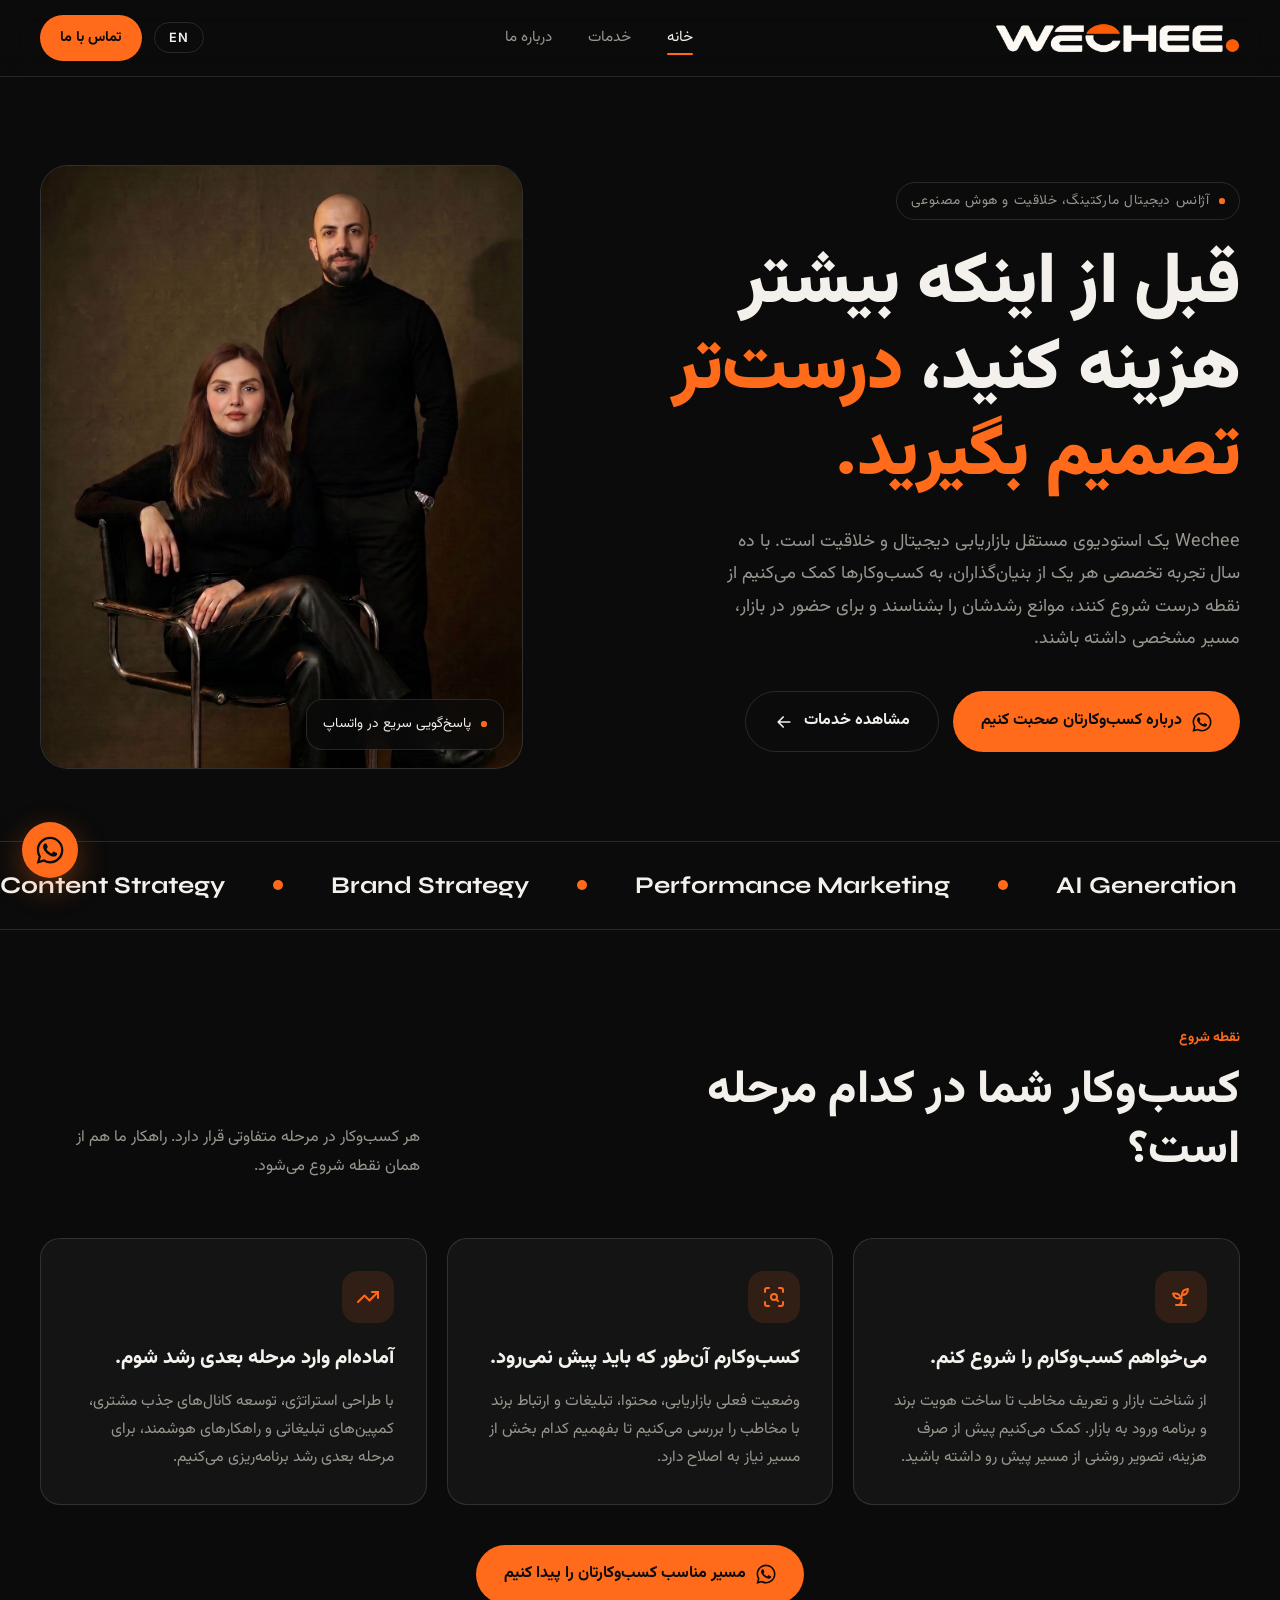
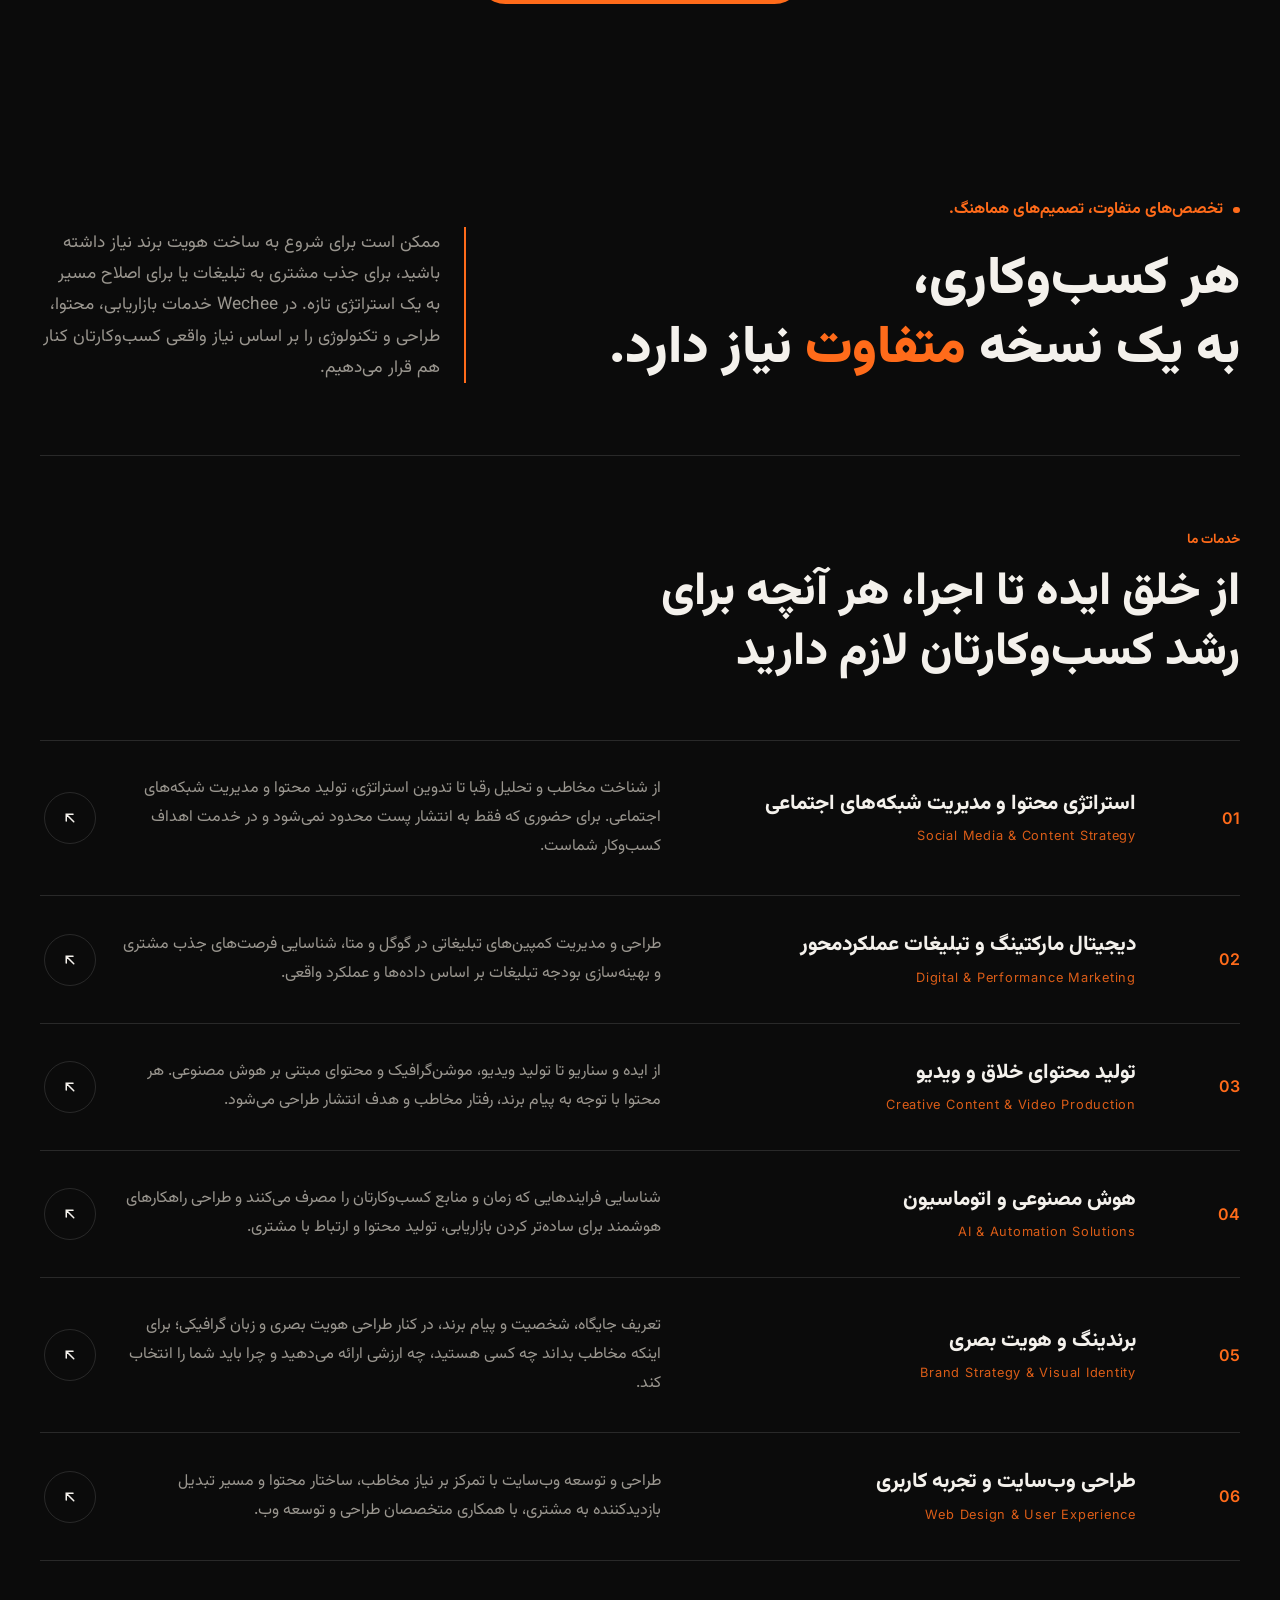
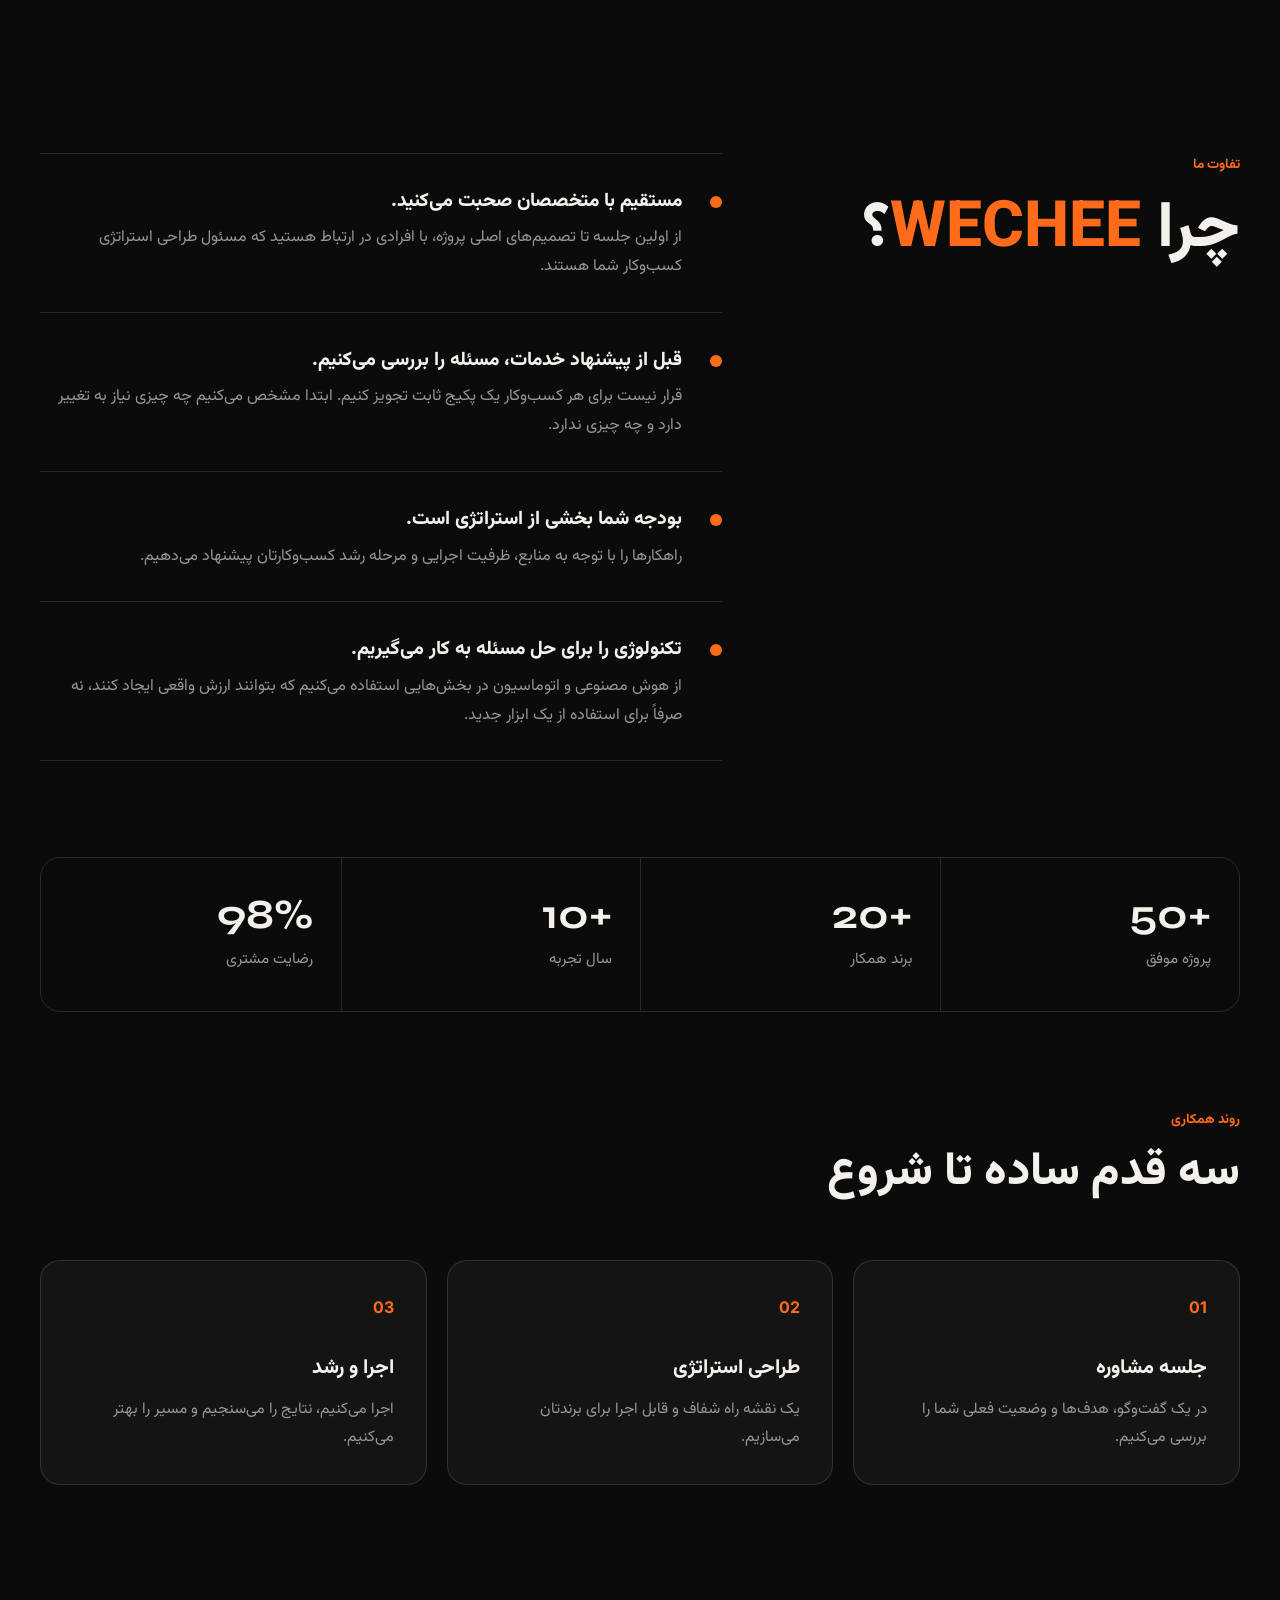
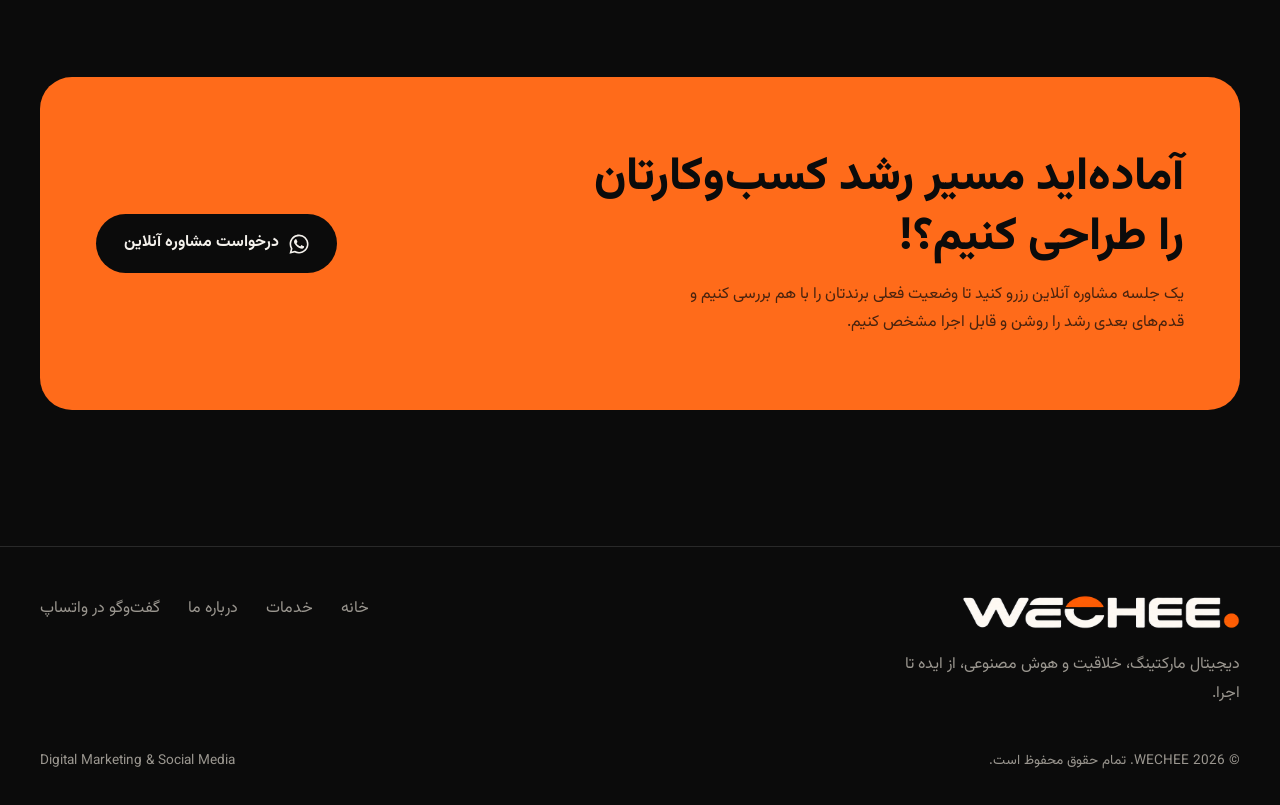
<file: index.html>
<!DOCTYPE html>
<html lang="fa" dir="rtl">
<head>
<meta charset="UTF-8">
<meta name="viewport" content="width=device-width, initial-scale=1">
<title data-i18n="home.title">WECHEE</title>
<meta name="description" content="WECHEE — دیجیتال مارکتینگ و سوشال مدیا | Digital marketing & social media">
<meta name="theme-color" content="#0B0B0B">
<link rel="icon" href="assets/favicon.png" type="image/png">
<link rel="preconnect" href="https://fonts.googleapis.com">
<link rel="preconnect" href="https://fonts.gstatic.com" crossorigin>
<link href="https://fonts.googleapis.com/css2?family=Inter:wght@400;500;600;700&family=Syne:wght@600;700;800&family=Vazirmatn:wght@400;500;700;800;900&display=swap" rel="stylesheet">
<link rel="stylesheet" href="css/style.css">
</head>
<body>
<header class="header">
  <nav class="container nav">
    <a href="index.html" class="logo"><img src="assets/logo.png" alt="WECHEE" width="788" height="96"></a>
    <ul class="menu">
      <li><a href="index.html" class="active" data-i18n="nav.home">خانه</a></li>
      <li><a href="services.html" data-i18n="nav.services">خدمات</a></li>
      <li><a href="about.html" data-i18n="nav.about">درباره ما</a></li>
    </ul>
    <div class="nav-actions">
      <button class="lang-btn" type="button" aria-label="Switch language">EN</button>
      <a class="btn btn-primary" data-wa href="#"><span data-i18n="nav.contact">تماس با ما</span></a>
      <button class="burger" type="button" aria-label="Menu"><span></span><span></span></button>
    </div>
  </nav>
</header>

<main>
<section class="hero">
  <div class="container hero-grid">
    <div class="reveal">
      <span class="eyebrow"><span class="dot"></span><span data-i18n="home.eyebrow"></span></span>
      <h1 data-i18n="home.h1"></h1>
      <p class="lead" data-i18n="home.lead"></p>
      <div class="hero-ctas">
        <a class="btn btn-primary" data-wa href="#"><svg viewBox="0 0 24 24" fill="currentColor" aria-hidden="true"><path d="M17.47 14.38c-.3-.15-1.75-.86-2.02-.96-.27-.1-.47-.15-.67.15-.2.3-.77.96-.94 1.16-.17.2-.35.22-.64.07-.3-.15-1.25-.46-2.38-1.47-.88-.79-1.47-1.76-1.65-2.06-.17-.3-.02-.46.13-.6.13-.13.3-.35.45-.52.15-.17.2-.3.3-.5.1-.2.05-.37-.03-.52-.07-.15-.67-1.6-.92-2.2-.24-.58-.49-.5-.67-.5h-.57c-.2 0-.52.07-.8.37-.27.3-1.04 1.02-1.04 2.48 0 1.46 1.07 2.88 1.21 3.08.15.2 2.1 3.2 5.08 4.49.71.3 1.26.49 1.7.63.71.22 1.36.19 1.87.12.57-.09 1.75-.72 2-1.41.25-.7.25-1.29.17-1.41-.07-.13-.27-.2-.57-.35M12.05 21.5h-.01a9.4 9.4 0 0 1-4.8-1.31l-.34-.2-3.57.93.95-3.48-.22-.36a9.43 9.43 0 0 1-1.44-5.03c0-5.2 4.24-9.44 9.45-9.44 2.52 0 4.89.99 6.67 2.77a9.37 9.37 0 0 1 2.76 6.68c0 5.2-4.24 9.44-9.45 9.44m8.04-17.48A11.3 11.3 0 0 0 12.05.7C5.78.7.68 5.8.68 12.06c0 2 .52 3.96 1.52 5.68L.58 23.7l6.1-1.6a11.33 11.33 0 0 0 5.37 1.37h.01c6.26 0 11.36-5.1 11.37-11.36 0-3.04-1.18-5.89-3.33-8.04"/></svg><span data-i18n="home.cta">درباره کسب‌وکارتان صحبت کنیم</span></a>
        <a class="btn btn-ghost" href="services.html"><span data-i18n="home.secondary"></span><svg class="arrow" viewBox="0 0 24 24" fill="none" stroke="currentColor" stroke-width="2" stroke-linecap="round" stroke-linejoin="round" aria-hidden="true"><path d="M5 12h14M13 6l6 6-6 6"/></svg></a>
      </div>
    </div>
    <div class="reveal">
      <div class="hero-photo">
        <div class="photo-placeholder"><span class="dot"></span><span data-i18n="photo.ph">عکس شما اینجا قرار می‌گیرد</span></div>
        <img src="assets/photo.jpg" alt="WECHEE" onerror="this.remove()" style="position:relative;z-index:1">
        <div class="hero-badge"><span class="dot"></span><span data-i18n="home.badge"></span></div>
      </div>
    </div>
  </div>
</section>

<div class="marquee" aria-hidden="true">
  <div class="marquee-track">
    <span>Content Strategy</span><span>Brand Strategy</span><span>Performance Marketing</span><span>AI Generation</span><span>Video &amp; Media Production</span><span>Social Media Growth</span><span>Conversion Optimization</span><span>Social Media Marketing</span>
    <span>Content Strategy</span><span>Brand Strategy</span><span>Performance Marketing</span><span>AI Generation</span><span>Video &amp; Media Production</span><span>Social Media Growth</span><span>Conversion Optimization</span><span>Social Media Marketing</span>
  </div>
</div>

<section class="stages">
  <div class="container">
    <div class="section-head reveal">
      <div><span class="section-label" data-i18n="stages.label"></span><h2 data-i18n="stages.title"></h2></div>
      <p data-i18n="stages.text"></p>
    </div>
    <div class="stage-grid">
      <div class="stage reveal">
        <span class="stage-icon"><svg viewBox="0 0 24 24" width="24" height="24" fill="none" stroke="currentColor" stroke-width="2" stroke-linecap="round" stroke-linejoin="round" aria-hidden="true"><path d="M7 20h10"/><path d="M10 20c5.5-2.5.8-6.4 3-10"/><path d="M9.5 9.4c1.1.8 1.8 2.2 2.3 3.7-2 .4-3.5.4-4.8-.3-1.2-.6-2.3-1.9-3-4.2 2.8-.5 4.4 0 5.5.8z"/><path d="M14.1 6a7 7 0 0 0-1.1 4c1.9-.1 3.3-.6 4.3-1.4 1-1 1.6-2.3 1.7-4.6-2.7.1-4 1-4.9 2z"/></svg></span>
        <h3 data-i18n="stage1.t"></h3>
        <p data-i18n="stage1.d"></p>
      </div>
      <div class="stage reveal">
        <span class="stage-icon"><svg viewBox="0 0 24 24" width="24" height="24" fill="none" stroke="currentColor" stroke-width="2" stroke-linecap="round" stroke-linejoin="round" aria-hidden="true"><path d="M3 7V5a2 2 0 0 1 2-2h2"/><path d="M17 3h2a2 2 0 0 1 2 2v2"/><path d="M21 17v2a2 2 0 0 1-2 2h-2"/><path d="M7 21H5a2 2 0 0 1-2-2v-2"/><circle cx="12" cy="12" r="3"/><path d="m16 16-1.9-1.9"/></svg></span>
        <h3 data-i18n="stage2.t"></h3>
        <p data-i18n="stage2.d"></p>
      </div>
      <div class="stage reveal">
        <span class="stage-icon"><svg viewBox="0 0 24 24" width="24" height="24" fill="none" stroke="currentColor" stroke-width="2" stroke-linecap="round" stroke-linejoin="round" aria-hidden="true"><polyline points="22 7 13.5 15.5 8.5 10.5 2 17"/><polyline points="16 7 22 7 22 13"/></svg></span>
        <h3 data-i18n="stage3.t"></h3>
        <p data-i18n="stage3.d"></p>
      </div>
    </div>
    <div class="stage-cta reveal">
      <a class="btn btn-primary" data-wa href="#"><svg viewBox="0 0 24 24" fill="currentColor" aria-hidden="true"><path d="M17.47 14.38c-.3-.15-1.75-.86-2.02-.96-.27-.1-.47-.15-.67.15-.2.3-.77.96-.94 1.16-.17.2-.35.22-.64.07-.3-.15-1.25-.46-2.38-1.47-.88-.79-1.47-1.76-1.65-2.06-.17-.3-.02-.46.13-.6.13-.13.3-.35.45-.52.15-.17.2-.3.3-.5.1-.2.05-.37-.03-.52-.07-.15-.67-1.6-.92-2.2-.24-.58-.49-.5-.67-.5h-.57c-.2 0-.52.07-.8.37-.27.3-1.04 1.02-1.04 2.48 0 1.46 1.07 2.88 1.21 3.08.15.2 2.1 3.2 5.08 4.49.71.3 1.26.49 1.7.63.71.22 1.36.19 1.87.12.57-.09 1.75-.72 2-1.41.25-.7.25-1.29.17-1.41-.07-.13-.27-.2-.57-.35M12.05 21.5h-.01a9.4 9.4 0 0 1-4.8-1.31l-.34-.2-3.57.93.95-3.48-.22-.36a9.43 9.43 0 0 1-1.44-5.03c0-5.2 4.24-9.44 9.45-9.44 2.52 0 4.89.99 6.67 2.77a9.37 9.37 0 0 1 2.76 6.68c0 5.2-4.24 9.44-9.45 9.44m8.04-17.48A11.3 11.3 0 0 0 12.05.7C5.78.7.68 5.8.68 12.06c0 2 .52 3.96 1.52 5.68L.58 23.7l6.1-1.6a11.33 11.33 0 0 0 5.37 1.37h.01c6.26 0 11.36-5.1 11.37-11.36 0-3.04-1.18-5.89-3.33-8.04"/></svg><span data-i18n="stages.cta"></span></a>
    </div>
  </div>
</section>

<section>
  <div class="container">
    <div class="statement reveal">
      <div>
        <span class="kicker"><span class="dot"></span><span data-i18n="stmt.kicker"></span></span>
        <h2 class="big" data-i18n="stmt.title"></h2>
      </div>
      <p data-i18n="stmt.text"></p>
    </div>
    <div class="section-head reveal">
      <div><span class="section-label" data-i18n="home.svc.label"></span><h2 data-i18n="home.svc.title"></h2></div>
    </div>
    <div class="svc-list reveal">
      <div class="svc-row">
        <span class="svc-num">01</span>
        <div><h3 data-i18n="svc1.t"></h3><span class="svc-sub" data-i18n="svc1.sub"></span></div>
        <p data-i18n="svc1.d"></p>
        <span class="svc-icon"><svg viewBox="0 0 24 24" width="18" height="18" fill="none" stroke="currentColor" stroke-width="2" stroke-linecap="round" aria-hidden="true"><path d="M7 17 17 7M8 7h9v9"/></svg></span>
      </div>
      <div class="svc-row">
        <span class="svc-num">02</span>
        <div><h3 data-i18n="svc2.t"></h3><span class="svc-sub" data-i18n="svc2.sub"></span></div>
        <p data-i18n="svc2.d"></p>
        <span class="svc-icon"><svg viewBox="0 0 24 24" width="18" height="18" fill="none" stroke="currentColor" stroke-width="2" stroke-linecap="round" aria-hidden="true"><path d="M7 17 17 7M8 7h9v9"/></svg></span>
      </div>
      <div class="svc-row">
        <span class="svc-num">03</span>
        <div><h3 data-i18n="svc3.t"></h3><span class="svc-sub" data-i18n="svc3.sub"></span></div>
        <p data-i18n="svc3.d"></p>
        <span class="svc-icon"><svg viewBox="0 0 24 24" width="18" height="18" fill="none" stroke="currentColor" stroke-width="2" stroke-linecap="round" aria-hidden="true"><path d="M7 17 17 7M8 7h9v9"/></svg></span>
      </div>
      <div class="svc-row">
        <span class="svc-num">04</span>
        <div><h3 data-i18n="svc4.t"></h3><span class="svc-sub" data-i18n="svc4.sub"></span></div>
        <p data-i18n="svc4.d"></p>
        <span class="svc-icon"><svg viewBox="0 0 24 24" width="18" height="18" fill="none" stroke="currentColor" stroke-width="2" stroke-linecap="round" aria-hidden="true"><path d="M7 17 17 7M8 7h9v9"/></svg></span>
      </div>
      <div class="svc-row">
        <span class="svc-num">05</span>
        <div><h3 data-i18n="svc5.t"></h3><span class="svc-sub" data-i18n="svc5.sub"></span></div>
        <p data-i18n="svc5.d"></p>
        <span class="svc-icon"><svg viewBox="0 0 24 24" width="18" height="18" fill="none" stroke="currentColor" stroke-width="2" stroke-linecap="round" aria-hidden="true"><path d="M7 17 17 7M8 7h9v9"/></svg></span>
      </div>
      <div class="svc-row">
        <span class="svc-num">06</span>
        <div><h3 data-i18n="svc6.t"></h3><span class="svc-sub" data-i18n="svc6.sub"></span></div>
        <p data-i18n="svc6.d"></p>
        <span class="svc-icon"><svg viewBox="0 0 24 24" width="18" height="18" fill="none" stroke="currentColor" stroke-width="2" stroke-linecap="round" aria-hidden="true"><path d="M7 17 17 7M8 7h9v9"/></svg></span>
      </div>
    </div>
  </div>
</section>

<section class="why-sec">
  <div class="container why">
    <div class="why-head reveal">
      <span class="section-label" data-i18n="why.label"></span>
      <h2 data-i18n="why.title"></h2>
    </div>
    <div class="why-list reveal">
        <div class="why-item"><span class="dot"></span><div><h3 data-i18n="why1.t"></h3><p data-i18n="why1.d"></p></div></div>
        <div class="why-item"><span class="dot"></span><div><h3 data-i18n="why2.t"></h3><p data-i18n="why2.d"></p></div></div>
        <div class="why-item"><span class="dot"></span><div><h3 data-i18n="why3.t"></h3><p data-i18n="why3.d"></p></div></div>
        <div class="why-item"><span class="dot"></span><div><h3 data-i18n="why4.t"></h3><p data-i18n="why4.d"></p></div></div>
    </div>
  </div>
</section>

<section style="padding-top:0">
  <div class="container">
    <div class="stats reveal">
      <div class="stat"><b data-count="50" data-suffix="+">50+</b><span data-i18n="stat1"></span></div>
      <div class="stat"><b data-count="20" data-suffix="+">20+</b><span data-i18n="stat2"></span></div>
      <div class="stat"><b data-count="10" data-suffix="+">10+</b><span data-i18n="stat3"></span></div>
      <div class="stat"><b data-count="98" data-suffix="%">98%</b><span data-i18n="stat4"></span></div>
    </div>
  </div>
</section>

<section style="padding-top:0">
  <div class="container">
    <div class="section-head reveal">
      <div><span class="section-label" data-i18n="home.proc.label"></span><h2 data-i18n="home.proc.title"></h2></div>
    </div>
    <div class="cards">
      <div class="card reveal"><span class="num">01</span><h3 data-i18n="proc1.t"></h3><p data-i18n="proc1.d"></p></div>
      <div class="card reveal"><span class="num">02</span><h3 data-i18n="proc2.t"></h3><p data-i18n="proc2.d"></p></div>
      <div class="card reveal"><span class="num">03</span><h3 data-i18n="proc3.t"></h3><p data-i18n="proc3.d"></p></div>
    </div>
  </div>
</section>
<section>
  <div class="container">
    <div class="cta-band reveal">
      <div>
        <h2 data-i18n="cta.band.title">آماده‌اید برندتان دیده شود؟</h2>
        <p data-i18n="cta.band.text"></p>
      </div>
      <a class="btn" data-wa href="#"><svg viewBox="0 0 24 24" fill="currentColor" aria-hidden="true"><path d="M17.47 14.38c-.3-.15-1.75-.86-2.02-.96-.27-.1-.47-.15-.67.15-.2.3-.77.96-.94 1.16-.17.2-.35.22-.64.07-.3-.15-1.25-.46-2.38-1.47-.88-.79-1.47-1.76-1.65-2.06-.17-.3-.02-.46.13-.6.13-.13.3-.35.45-.52.15-.17.2-.3.3-.5.1-.2.05-.37-.03-.52-.07-.15-.67-1.6-.92-2.2-.24-.58-.49-.5-.67-.5h-.57c-.2 0-.52.07-.8.37-.27.3-1.04 1.02-1.04 2.48 0 1.46 1.07 2.88 1.21 3.08.15.2 2.1 3.2 5.08 4.49.71.3 1.26.49 1.7.63.71.22 1.36.19 1.87.12.57-.09 1.75-.72 2-1.41.25-.7.25-1.29.17-1.41-.07-.13-.27-.2-.57-.35M12.05 21.5h-.01a9.4 9.4 0 0 1-4.8-1.31l-.34-.2-3.57.93.95-3.48-.22-.36a9.43 9.43 0 0 1-1.44-5.03c0-5.2 4.24-9.44 9.45-9.44 2.52 0 4.89.99 6.67 2.77a9.37 9.37 0 0 1 2.76 6.68c0 5.2-4.24 9.44-9.45 9.44m8.04-17.48A11.3 11.3 0 0 0 12.05.7C5.78.7.68 5.8.68 12.06c0 2 .52 3.96 1.52 5.68L.58 23.7l6.1-1.6a11.33 11.33 0 0 0 5.37 1.37h.01c6.26 0 11.36-5.1 11.37-11.36 0-3.04-1.18-5.89-3.33-8.04"/></svg><span data-i18n="cta.band.btn">درخواست مشاوره آنلاین</span></a>
    </div>
  </div>
</section>
</main>
<footer class="footer">
  <div class="container">
    <div class="footer-top">
      <div>
        <a href="index.html" class="logo"><img src="assets/logo.png" alt="WECHEE" width="788" height="96"></a>
        <p style="color:var(--muted);margin-top:10px;max-width:340px" data-i18n="footer.tag"></p>
      </div>
      <ul class="footer-links">
        <li><a href="index.html" data-i18n="nav.home">خانه</a></li>
        <li><a href="services.html" data-i18n="nav.services">خدمات</a></li>
        <li><a href="about.html" data-i18n="nav.about">درباره ما</a></li>
        <li><a data-wa href="#" data-i18n="cta.whatsapp">واتساپ</a></li>
      </ul>
    </div>
    <div class="footer-bottom">
      <span>© <span data-year></span> WECHEE. <span data-i18n="footer.rights"></span></span>
      <span>Digital Marketing &amp; Social Media</span>
    </div>
  </div>
</footer>
<a class="wa-float" data-wa href="#" aria-label="WhatsApp"><svg viewBox="0 0 24 24" fill="currentColor" aria-hidden="true"><path d="M17.47 14.38c-.3-.15-1.75-.86-2.02-.96-.27-.1-.47-.15-.67.15-.2.3-.77.96-.94 1.16-.17.2-.35.22-.64.07-.3-.15-1.25-.46-2.38-1.47-.88-.79-1.47-1.76-1.65-2.06-.17-.3-.02-.46.13-.6.13-.13.3-.35.45-.52.15-.17.2-.3.3-.5.1-.2.05-.37-.03-.52-.07-.15-.67-1.6-.92-2.2-.24-.58-.49-.5-.67-.5h-.57c-.2 0-.52.07-.8.37-.27.3-1.04 1.02-1.04 2.48 0 1.46 1.07 2.88 1.21 3.08.15.2 2.1 3.2 5.08 4.49.71.3 1.26.49 1.7.63.71.22 1.36.19 1.87.12.57-.09 1.75-.72 2-1.41.25-.7.25-1.29.17-1.41-.07-.13-.27-.2-.57-.35M12.05 21.5h-.01a9.4 9.4 0 0 1-4.8-1.31l-.34-.2-3.57.93.95-3.48-.22-.36a9.43 9.43 0 0 1-1.44-5.03c0-5.2 4.24-9.44 9.45-9.44 2.52 0 4.89.99 6.67 2.77a9.37 9.37 0 0 1 2.76 6.68c0 5.2-4.24 9.44-9.45 9.44m8.04-17.48A11.3 11.3 0 0 0 12.05.7C5.78.7.68 5.8.68 12.06c0 2 .52 3.96 1.52 5.68L.58 23.7l6.1-1.6a11.33 11.33 0 0 0 5.37 1.37h.01c6.26 0 11.36-5.1 11.37-11.36 0-3.04-1.18-5.89-3.33-8.04"/></svg></a>
<script src="js/i18n.js"></script>
<script src="js/main.js"></script>
</body>
</html>
</file>
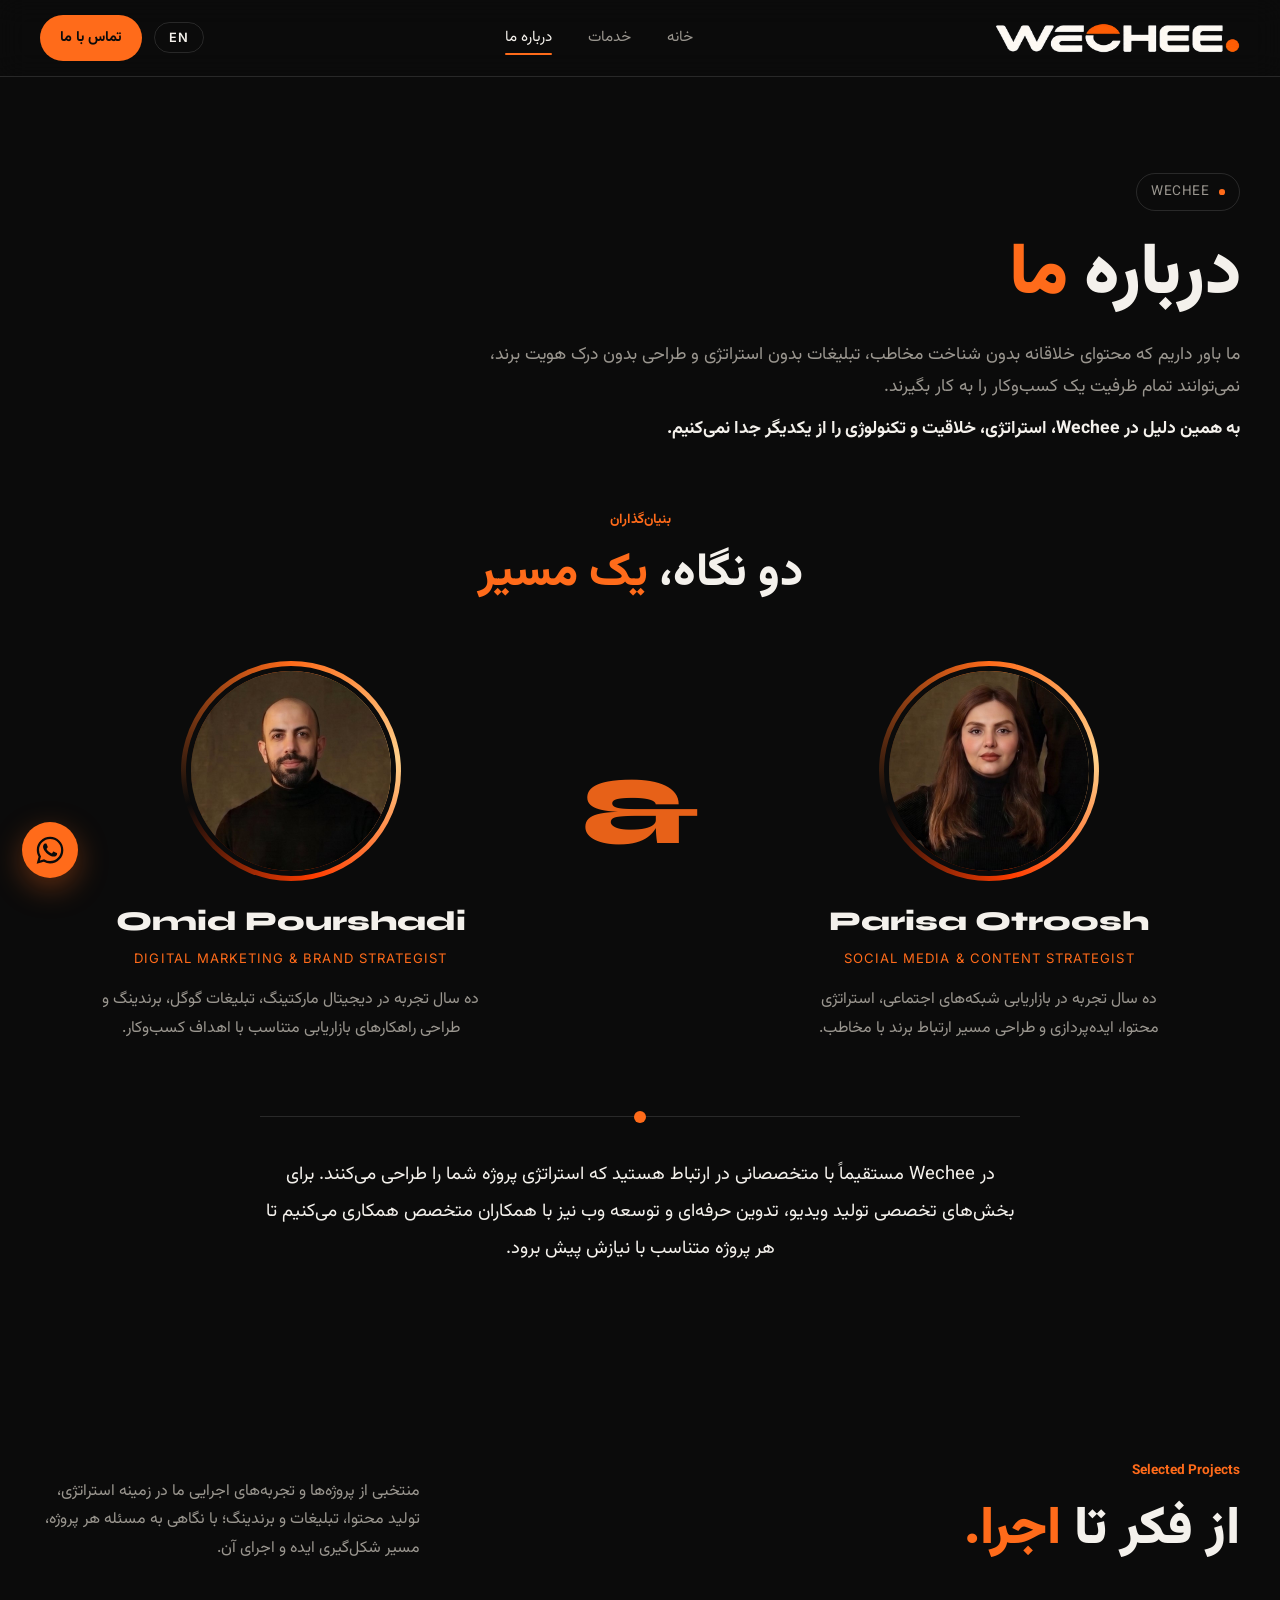
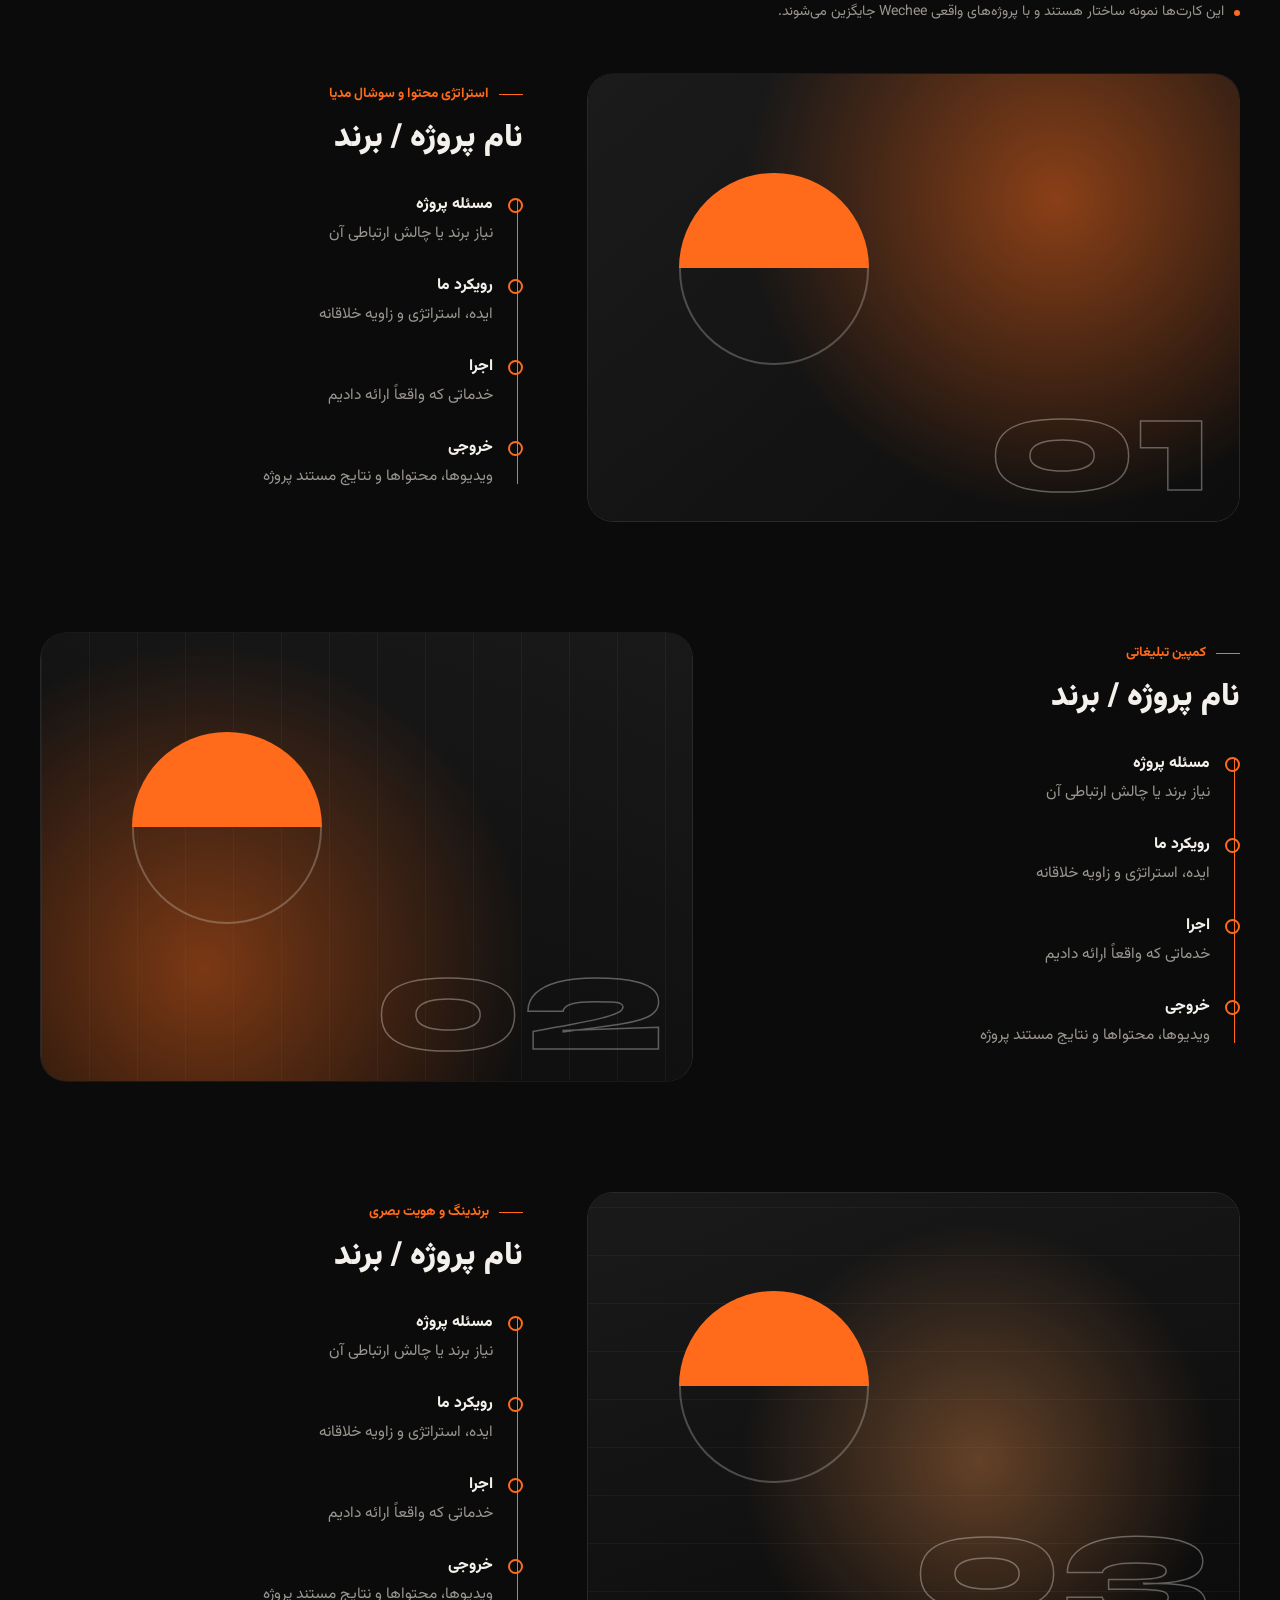
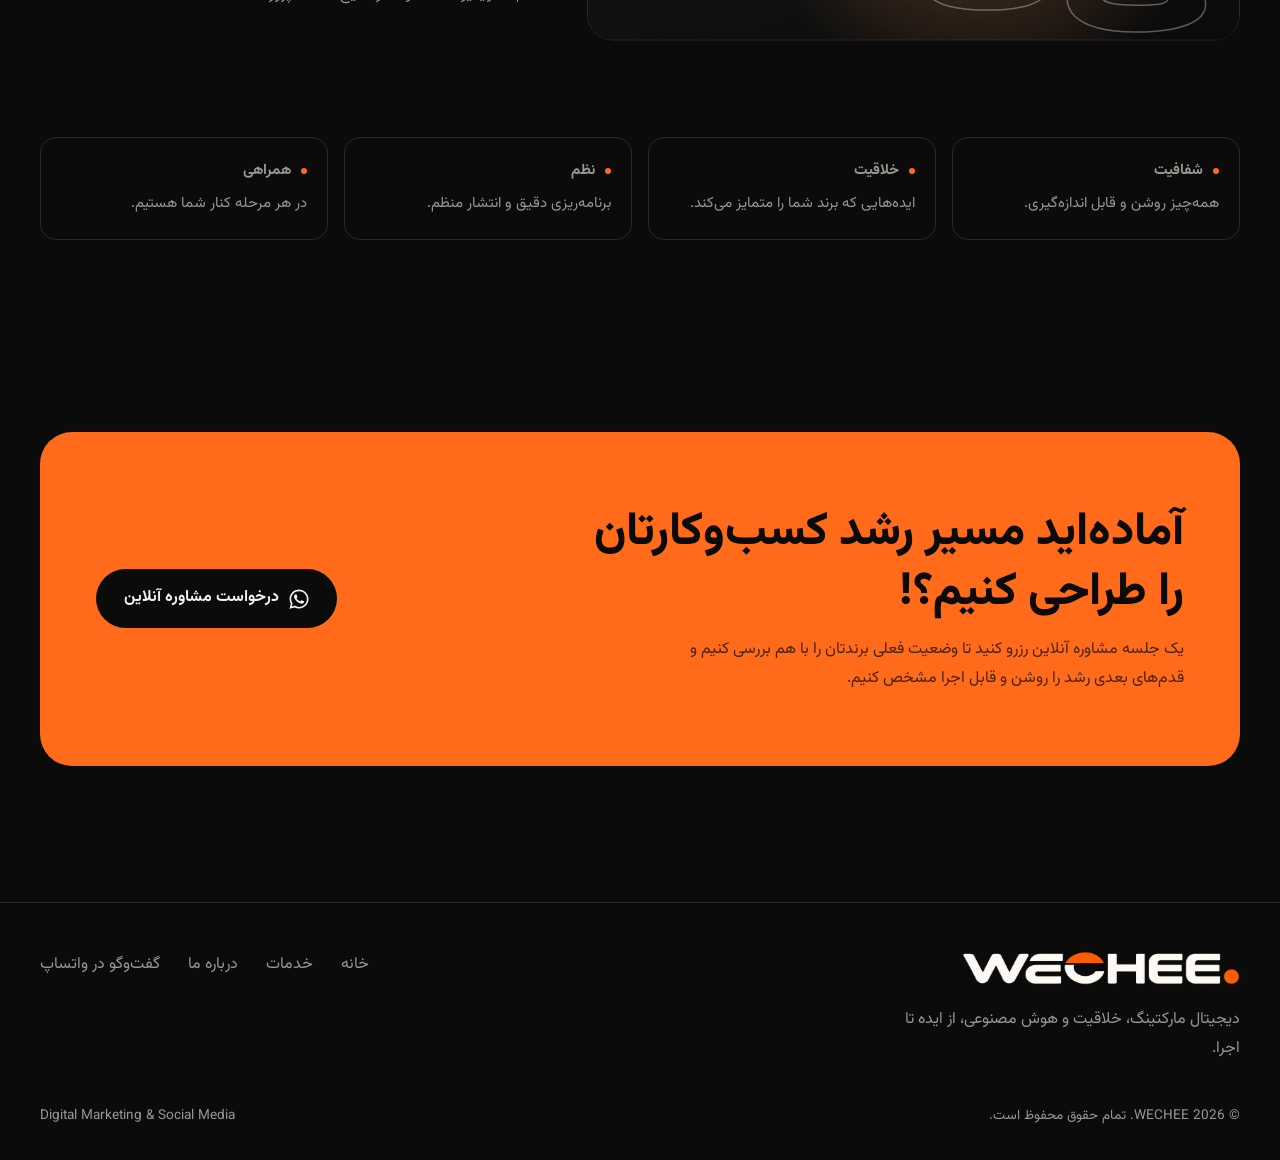
<file: about.html>
<!DOCTYPE html>
<html lang="fa" dir="rtl">
<head>
<meta charset="UTF-8">
<meta name="viewport" content="width=device-width, initial-scale=1">
<title data-i18n="about.title">WECHEE</title>
<meta name="description" content="WECHEE — دیجیتال مارکتینگ و سوشال مدیا | Digital marketing & social media">
<meta name="theme-color" content="#0B0B0B">
<link rel="icon" href="assets/favicon.png" type="image/png">
<link rel="preconnect" href="https://fonts.googleapis.com">
<link rel="preconnect" href="https://fonts.gstatic.com" crossorigin>
<link href="https://fonts.googleapis.com/css2?family=Inter:wght@400;500;600;700&family=Syne:wght@600;700;800&family=Vazirmatn:wght@400;500;700;800;900&display=swap" rel="stylesheet">
<link rel="stylesheet" href="css/style.css">
</head>
<body>
<header class="header">
  <nav class="container nav">
    <a href="index.html" class="logo"><img src="assets/logo.png" alt="WECHEE" width="788" height="96"></a>
    <ul class="menu">
      <li><a href="index.html" data-i18n="nav.home">خانه</a></li>
      <li><a href="services.html" data-i18n="nav.services">خدمات</a></li>
      <li><a href="about.html" class="active" data-i18n="nav.about">درباره ما</a></li>
    </ul>
    <div class="nav-actions">
      <button class="lang-btn" type="button" aria-label="Switch language">EN</button>
      <a class="btn btn-primary" data-wa href="#"><span data-i18n="nav.contact">تماس با ما</span></a>
      <button class="burger" type="button" aria-label="Menu"><span></span><span></span></button>
    </div>
  </nav>
</header>

<main>
<section class="page-hero">
  <div class="container reveal">
    <span class="eyebrow"><span class="dot"></span>WECHEE</span>
    <h1 data-i18n="about.h1"></h1>
    <p data-i18n="about.lead"></p>
  </div>
</section>
<section style="padding-top:24px">
  <div class="container">
    <div class="section-head reveal" style="justify-content:center;text-align:center">
      <div style="margin-inline:auto"><span class="section-label" data-i18n="founders.label"></span><h2 data-i18n="founders.title"></h2></div>
    </div>
    <div class="founders">
      <article class="founder reveal">
        <div class="avatar"><img src="assets/parisa.jpg" alt="" width="600" height="600" loading="lazy"></div>
        <h3 class="f-name" data-i18n="f1.name"></h3>
        <span class="f-role" data-i18n="f1.role"></span>
        <p data-i18n="f1.bio"></p>
      </article>
      <span class="amp" aria-hidden="true">&amp;</span>
      <article class="founder reveal">
        <div class="avatar"><img src="assets/omid.jpg" alt="" width="600" height="600" loading="lazy"></div>
        <h3 class="f-name" data-i18n="f2.name"></h3>
        <span class="f-role" data-i18n="f2.role"></span>
        <p data-i18n="f2.bio"></p>
      </article>
    </div>
    <p class="founders-note reveal" data-i18n="founders.note"></p>
  </div>
</section>
<section class="projects">
  <div class="container">
    <div class="section-head reveal">
      <div><span class="section-label" data-i18n="proj.label"></span><h2 class="big" data-i18n="proj.title"></h2></div>
      <p data-i18n="proj.text"></p>
    </div>
    <p class="proj-note"><span class="dot"></span><span data-i18n="proj.note"></span></p>
    <div class="proj-list">
    <article class="proj reveal">
      <div class="proj-media">
        <div class="proj-art art1"><span class="proj-no">01</span><span class="half"></span></div>
      </div>
      <div class="proj-body">
        <span class="proj-cat" data-i18n="p1.cat"></span>
        <h3 data-i18n="p1.name"></h3>
        <ol class="story"><li><span class="k" data-i18n="proj.k1"></span><span class="v" data-i18n="proj.v1"></span></li><li><span class="k" data-i18n="proj.k2"></span><span class="v" data-i18n="proj.v2"></span></li><li><span class="k" data-i18n="proj.k3"></span><span class="v" data-i18n="proj.v3"></span></li><li><span class="k" data-i18n="proj.k4"></span><span class="v" data-i18n="proj.v4"></span></li></ol>
      </div>
    </article>
    <article class="proj reveal">
      <div class="proj-media">
        <div class="proj-art art2"><span class="proj-no">02</span><span class="half"></span></div>
      </div>
      <div class="proj-body">
        <span class="proj-cat" data-i18n="p2.cat"></span>
        <h3 data-i18n="p2.name"></h3>
        <ol class="story"><li><span class="k" data-i18n="proj.k1"></span><span class="v" data-i18n="proj.v1"></span></li><li><span class="k" data-i18n="proj.k2"></span><span class="v" data-i18n="proj.v2"></span></li><li><span class="k" data-i18n="proj.k3"></span><span class="v" data-i18n="proj.v3"></span></li><li><span class="k" data-i18n="proj.k4"></span><span class="v" data-i18n="proj.v4"></span></li></ol>
      </div>
    </article>
    <article class="proj reveal">
      <div class="proj-media">
        <div class="proj-art art3"><span class="proj-no">03</span><span class="half"></span></div>
      </div>
      <div class="proj-body">
        <span class="proj-cat" data-i18n="p3.cat"></span>
        <h3 data-i18n="p3.name"></h3>
        <ol class="story"><li><span class="k" data-i18n="proj.k1"></span><span class="v" data-i18n="proj.v1"></span></li><li><span class="k" data-i18n="proj.k2"></span><span class="v" data-i18n="proj.v2"></span></li><li><span class="k" data-i18n="proj.k3"></span><span class="v" data-i18n="proj.v3"></span></li><li><span class="k" data-i18n="proj.k4"></span><span class="v" data-i18n="proj.v4"></span></li></ol>
      </div>
    </article>
    </div>
  </div>
</section>

<section style="padding-top:0">
  <div class="container">
    <div class="values values-4 reveal">
      <div class="value"><b><span class="dot"></span><span data-i18n="val1.t"></span></b><span data-i18n="val1.d"></span></div>
      <div class="value"><b><span class="dot"></span><span data-i18n="val2.t"></span></b><span data-i18n="val2.d"></span></div>
      <div class="value"><b><span class="dot"></span><span data-i18n="val3.t"></span></b><span data-i18n="val3.d"></span></div>
      <div class="value"><b><span class="dot"></span><span data-i18n="val4.t"></span></b><span data-i18n="val4.d"></span></div>
    </div>
  </div>
</section>
<section>
  <div class="container">
    <div class="cta-band reveal">
      <div>
        <h2 data-i18n="cta.band.title">آماده‌اید برندتان دیده شود؟</h2>
        <p data-i18n="cta.band.text"></p>
      </div>
      <a class="btn" data-wa href="#"><svg viewBox="0 0 24 24" fill="currentColor" aria-hidden="true"><path d="M17.47 14.38c-.3-.15-1.75-.86-2.02-.96-.27-.1-.47-.15-.67.15-.2.3-.77.96-.94 1.16-.17.2-.35.22-.64.07-.3-.15-1.25-.46-2.38-1.47-.88-.79-1.47-1.76-1.65-2.06-.17-.3-.02-.46.13-.6.13-.13.3-.35.45-.52.15-.17.2-.3.3-.5.1-.2.05-.37-.03-.52-.07-.15-.67-1.6-.92-2.2-.24-.58-.49-.5-.67-.5h-.57c-.2 0-.52.07-.8.37-.27.3-1.04 1.02-1.04 2.48 0 1.46 1.07 2.88 1.21 3.08.15.2 2.1 3.2 5.08 4.49.71.3 1.26.49 1.7.63.71.22 1.36.19 1.87.12.57-.09 1.75-.72 2-1.41.25-.7.25-1.29.17-1.41-.07-.13-.27-.2-.57-.35M12.05 21.5h-.01a9.4 9.4 0 0 1-4.8-1.31l-.34-.2-3.57.93.95-3.48-.22-.36a9.43 9.43 0 0 1-1.44-5.03c0-5.2 4.24-9.44 9.45-9.44 2.52 0 4.89.99 6.67 2.77a9.37 9.37 0 0 1 2.76 6.68c0 5.2-4.24 9.44-9.45 9.44m8.04-17.48A11.3 11.3 0 0 0 12.05.7C5.78.7.68 5.8.68 12.06c0 2 .52 3.96 1.52 5.68L.58 23.7l6.1-1.6a11.33 11.33 0 0 0 5.37 1.37h.01c6.26 0 11.36-5.1 11.37-11.36 0-3.04-1.18-5.89-3.33-8.04"/></svg><span data-i18n="cta.band.btn">درخواست مشاوره آنلاین</span></a>
    </div>
  </div>
</section>
</main>
<footer class="footer">
  <div class="container">
    <div class="footer-top">
      <div>
        <a href="index.html" class="logo"><img src="assets/logo.png" alt="WECHEE" width="788" height="96"></a>
        <p style="color:var(--muted);margin-top:10px;max-width:340px" data-i18n="footer.tag"></p>
      </div>
      <ul class="footer-links">
        <li><a href="index.html" data-i18n="nav.home">خانه</a></li>
        <li><a href="services.html" data-i18n="nav.services">خدمات</a></li>
        <li><a href="about.html" data-i18n="nav.about">درباره ما</a></li>
        <li><a data-wa href="#" data-i18n="cta.whatsapp">واتساپ</a></li>
      </ul>
    </div>
    <div class="footer-bottom">
      <span>© <span data-year></span> WECHEE. <span data-i18n="footer.rights"></span></span>
      <span>Digital Marketing &amp; Social Media</span>
    </div>
  </div>
</footer>
<a class="wa-float" data-wa href="#" aria-label="WhatsApp"><svg viewBox="0 0 24 24" fill="currentColor" aria-hidden="true"><path d="M17.47 14.38c-.3-.15-1.75-.86-2.02-.96-.27-.1-.47-.15-.67.15-.2.3-.77.96-.94 1.16-.17.2-.35.22-.64.07-.3-.15-1.25-.46-2.38-1.47-.88-.79-1.47-1.76-1.65-2.06-.17-.3-.02-.46.13-.6.13-.13.3-.35.45-.52.15-.17.2-.3.3-.5.1-.2.05-.37-.03-.52-.07-.15-.67-1.6-.92-2.2-.24-.58-.49-.5-.67-.5h-.57c-.2 0-.52.07-.8.37-.27.3-1.04 1.02-1.04 2.48 0 1.46 1.07 2.88 1.21 3.08.15.2 2.1 3.2 5.08 4.49.71.3 1.26.49 1.7.63.71.22 1.36.19 1.87.12.57-.09 1.75-.72 2-1.41.25-.7.25-1.29.17-1.41-.07-.13-.27-.2-.57-.35M12.05 21.5h-.01a9.4 9.4 0 0 1-4.8-1.31l-.34-.2-3.57.93.95-3.48-.22-.36a9.43 9.43 0 0 1-1.44-5.03c0-5.2 4.24-9.44 9.45-9.44 2.52 0 4.89.99 6.67 2.77a9.37 9.37 0 0 1 2.76 6.68c0 5.2-4.24 9.44-9.45 9.44m8.04-17.48A11.3 11.3 0 0 0 12.05.7C5.78.7.68 5.8.68 12.06c0 2 .52 3.96 1.52 5.68L.58 23.7l6.1-1.6a11.33 11.33 0 0 0 5.37 1.37h.01c6.26 0 11.36-5.1 11.37-11.36 0-3.04-1.18-5.89-3.33-8.04"/></svg></a>
<script src="js/i18n.js"></script>
<script src="js/main.js"></script>
</body>
</html>
</file>
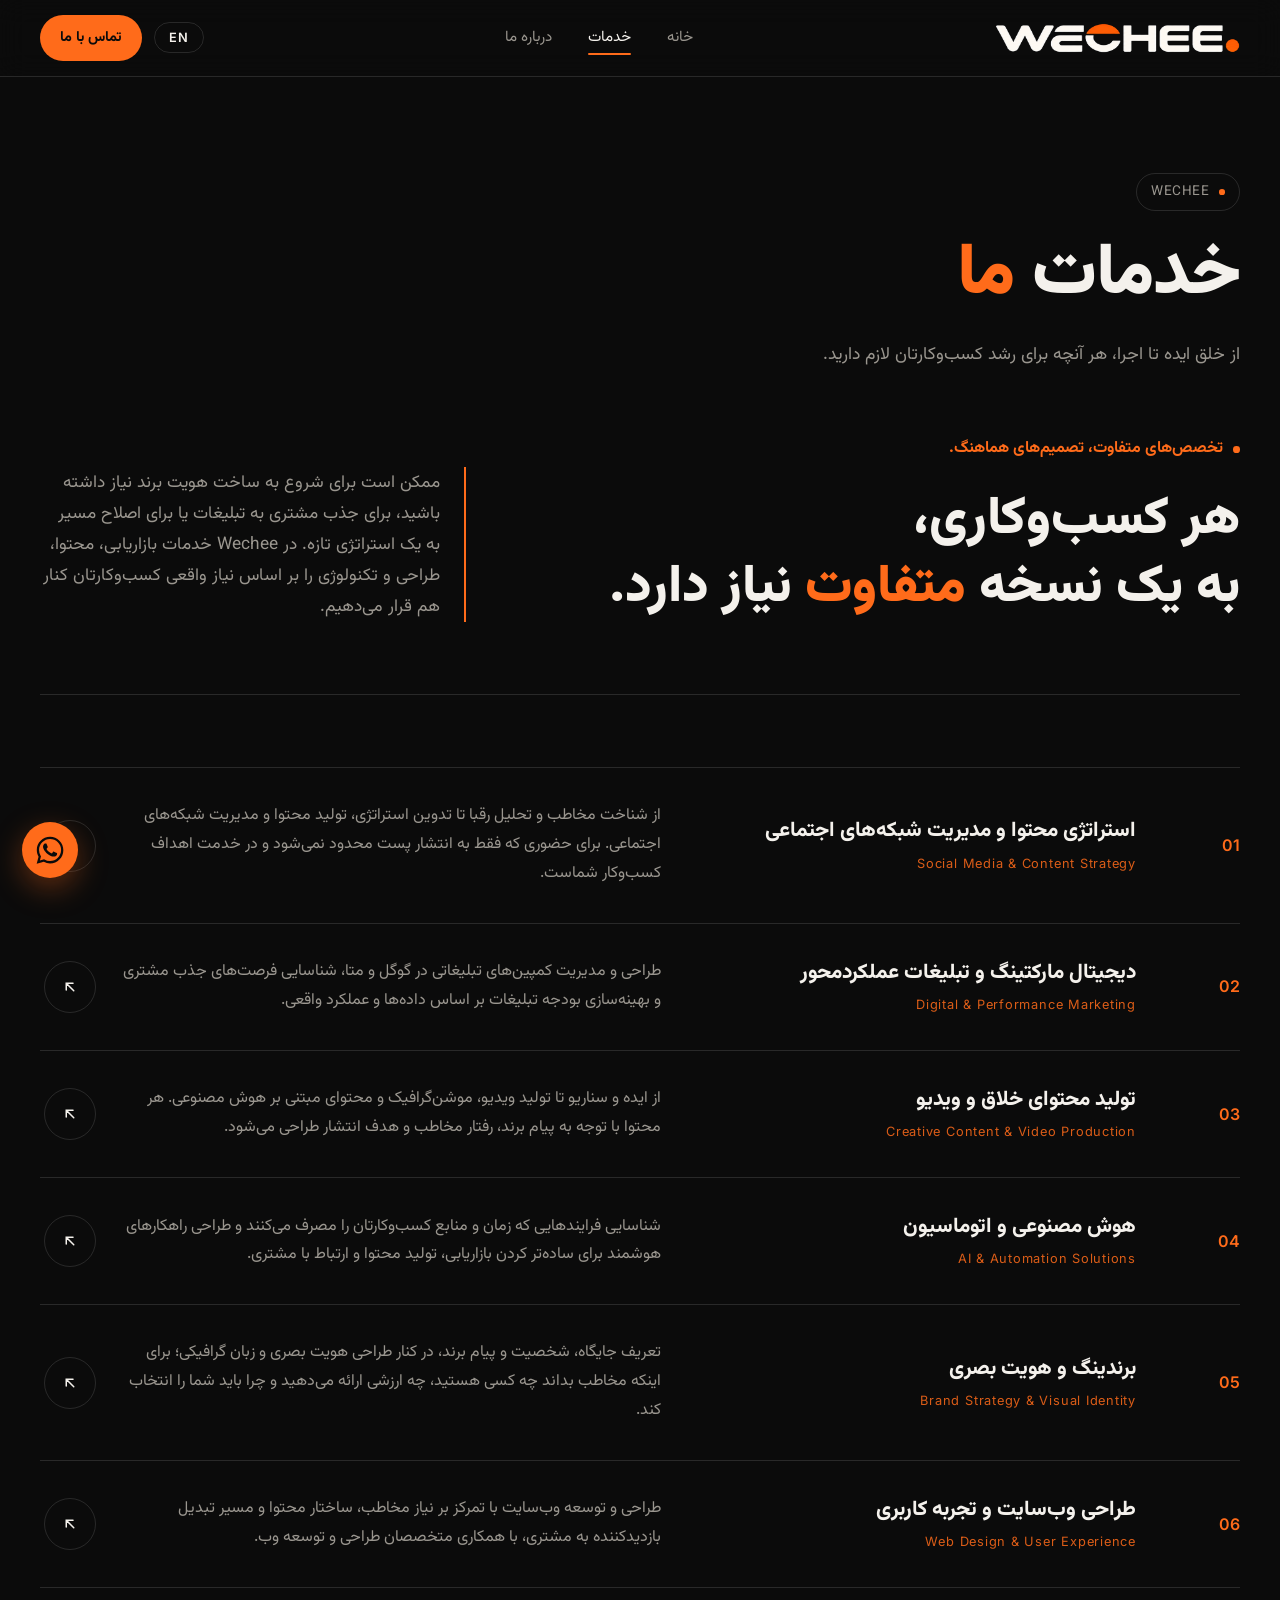
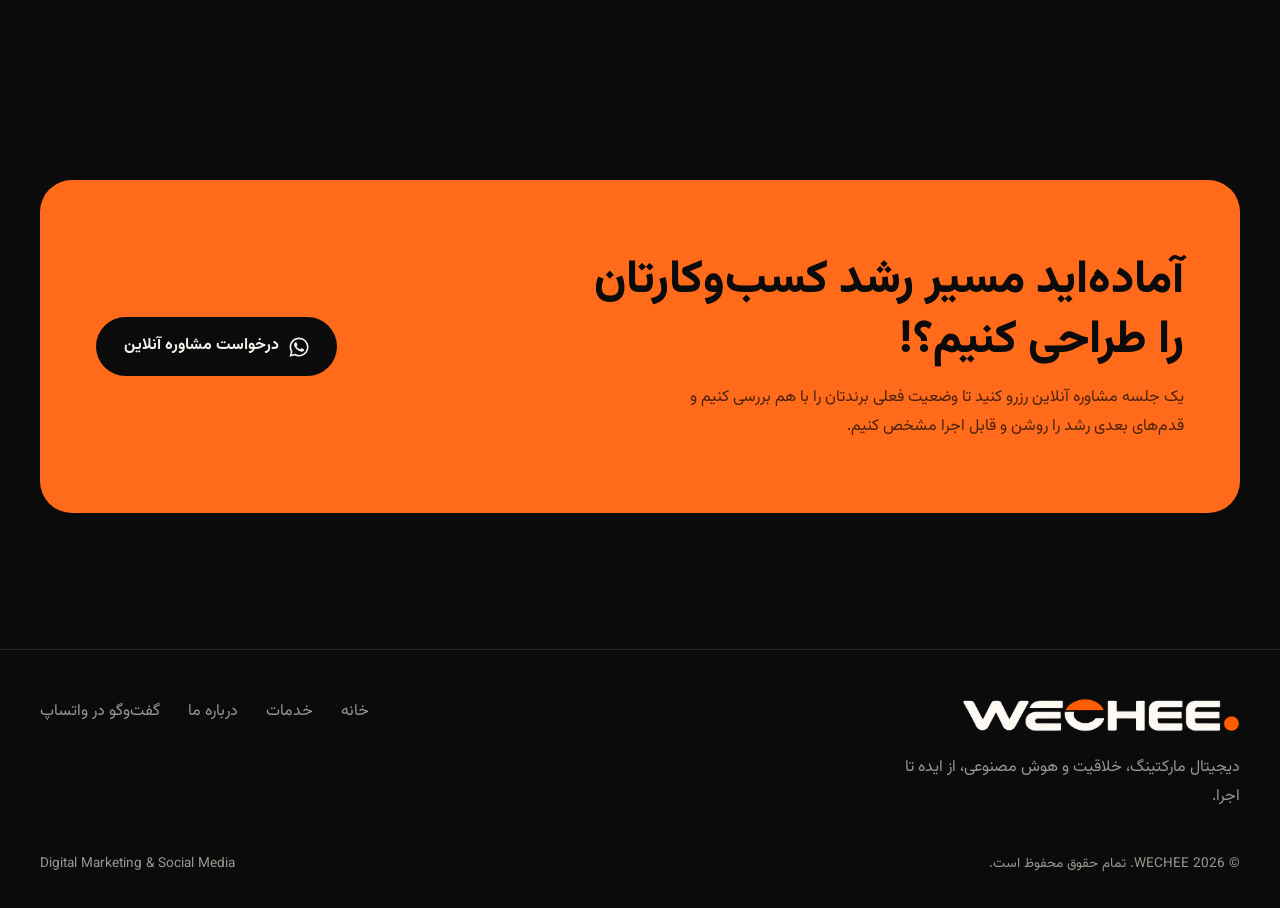
<file: services.html>
<!DOCTYPE html>
<html lang="fa" dir="rtl">
<head>
<meta charset="UTF-8">
<meta name="viewport" content="width=device-width, initial-scale=1">
<title data-i18n="svc.title">WECHEE</title>
<meta name="description" content="WECHEE — دیجیتال مارکتینگ و سوشال مدیا | Digital marketing & social media">
<meta name="theme-color" content="#0B0B0B">
<link rel="icon" href="assets/favicon.png" type="image/png">
<link rel="preconnect" href="https://fonts.googleapis.com">
<link rel="preconnect" href="https://fonts.gstatic.com" crossorigin>
<link href="https://fonts.googleapis.com/css2?family=Inter:wght@400;500;600;700&family=Syne:wght@600;700;800&family=Vazirmatn:wght@400;500;700;800;900&display=swap" rel="stylesheet">
<link rel="stylesheet" href="css/style.css">
</head>
<body>
<header class="header">
  <nav class="container nav">
    <a href="index.html" class="logo"><img src="assets/logo.png" alt="WECHEE" width="788" height="96"></a>
    <ul class="menu">
      <li><a href="index.html" data-i18n="nav.home">خانه</a></li>
      <li><a href="services.html" class="active" data-i18n="nav.services">خدمات</a></li>
      <li><a href="about.html" data-i18n="nav.about">درباره ما</a></li>
    </ul>
    <div class="nav-actions">
      <button class="lang-btn" type="button" aria-label="Switch language">EN</button>
      <a class="btn btn-primary" data-wa href="#"><span data-i18n="nav.contact">تماس با ما</span></a>
      <button class="burger" type="button" aria-label="Menu"><span></span><span></span></button>
    </div>
  </nav>
</header>

<main>
<section class="page-hero">
  <div class="container reveal">
    <span class="eyebrow"><span class="dot"></span>WECHEE</span>
    <h1 data-i18n="svc.h1"></h1>
    <p data-i18n="svc.lead"></p>
  </div>
</section>
<section style="padding-top:24px">
  <div class="container">
    <div class="statement reveal">
      <div>
        <span class="kicker"><span class="dot"></span><span data-i18n="stmt.kicker"></span></span>
        <h2 class="big" data-i18n="stmt.title"></h2>
      </div>
      <p data-i18n="stmt.text"></p>
    </div>
    <div class="svc-list reveal">
      <div class="svc-row">
        <span class="svc-num">01</span>
        <div><h3 data-i18n="svc1.t"></h3><span class="svc-sub" data-i18n="svc1.sub"></span></div>
        <p data-i18n="svc1.d"></p>
        <span class="svc-icon"><svg viewBox="0 0 24 24" width="18" height="18" fill="none" stroke="currentColor" stroke-width="2" stroke-linecap="round" aria-hidden="true"><path d="M7 17 17 7M8 7h9v9"/></svg></span>
      </div>
      <div class="svc-row">
        <span class="svc-num">02</span>
        <div><h3 data-i18n="svc2.t"></h3><span class="svc-sub" data-i18n="svc2.sub"></span></div>
        <p data-i18n="svc2.d"></p>
        <span class="svc-icon"><svg viewBox="0 0 24 24" width="18" height="18" fill="none" stroke="currentColor" stroke-width="2" stroke-linecap="round" aria-hidden="true"><path d="M7 17 17 7M8 7h9v9"/></svg></span>
      </div>
      <div class="svc-row">
        <span class="svc-num">03</span>
        <div><h3 data-i18n="svc3.t"></h3><span class="svc-sub" data-i18n="svc3.sub"></span></div>
        <p data-i18n="svc3.d"></p>
        <span class="svc-icon"><svg viewBox="0 0 24 24" width="18" height="18" fill="none" stroke="currentColor" stroke-width="2" stroke-linecap="round" aria-hidden="true"><path d="M7 17 17 7M8 7h9v9"/></svg></span>
      </div>
      <div class="svc-row">
        <span class="svc-num">04</span>
        <div><h3 data-i18n="svc4.t"></h3><span class="svc-sub" data-i18n="svc4.sub"></span></div>
        <p data-i18n="svc4.d"></p>
        <span class="svc-icon"><svg viewBox="0 0 24 24" width="18" height="18" fill="none" stroke="currentColor" stroke-width="2" stroke-linecap="round" aria-hidden="true"><path d="M7 17 17 7M8 7h9v9"/></svg></span>
      </div>
      <div class="svc-row">
        <span class="svc-num">05</span>
        <div><h3 data-i18n="svc5.t"></h3><span class="svc-sub" data-i18n="svc5.sub"></span></div>
        <p data-i18n="svc5.d"></p>
        <span class="svc-icon"><svg viewBox="0 0 24 24" width="18" height="18" fill="none" stroke="currentColor" stroke-width="2" stroke-linecap="round" aria-hidden="true"><path d="M7 17 17 7M8 7h9v9"/></svg></span>
      </div>
      <div class="svc-row">
        <span class="svc-num">06</span>
        <div><h3 data-i18n="svc6.t"></h3><span class="svc-sub" data-i18n="svc6.sub"></span></div>
        <p data-i18n="svc6.d"></p>
        <span class="svc-icon"><svg viewBox="0 0 24 24" width="18" height="18" fill="none" stroke="currentColor" stroke-width="2" stroke-linecap="round" aria-hidden="true"><path d="M7 17 17 7M8 7h9v9"/></svg></span>
      </div>
    </div>
  </div>
</section>
<section>
  <div class="container">
    <div class="cta-band reveal">
      <div>
        <h2 data-i18n="cta.band.title">آماده‌اید برندتان دیده شود؟</h2>
        <p data-i18n="cta.band.text"></p>
      </div>
      <a class="btn" data-wa href="#"><svg viewBox="0 0 24 24" fill="currentColor" aria-hidden="true"><path d="M17.47 14.38c-.3-.15-1.75-.86-2.02-.96-.27-.1-.47-.15-.67.15-.2.3-.77.96-.94 1.16-.17.2-.35.22-.64.07-.3-.15-1.25-.46-2.38-1.47-.88-.79-1.47-1.76-1.65-2.06-.17-.3-.02-.46.13-.6.13-.13.3-.35.45-.52.15-.17.2-.3.3-.5.1-.2.05-.37-.03-.52-.07-.15-.67-1.6-.92-2.2-.24-.58-.49-.5-.67-.5h-.57c-.2 0-.52.07-.8.37-.27.3-1.04 1.02-1.04 2.48 0 1.46 1.07 2.88 1.21 3.08.15.2 2.1 3.2 5.08 4.49.71.3 1.26.49 1.7.63.71.22 1.36.19 1.87.12.57-.09 1.75-.72 2-1.41.25-.7.25-1.29.17-1.41-.07-.13-.27-.2-.57-.35M12.05 21.5h-.01a9.4 9.4 0 0 1-4.8-1.31l-.34-.2-3.57.93.95-3.48-.22-.36a9.43 9.43 0 0 1-1.44-5.03c0-5.2 4.24-9.44 9.45-9.44 2.52 0 4.89.99 6.67 2.77a9.37 9.37 0 0 1 2.76 6.68c0 5.2-4.24 9.44-9.45 9.44m8.04-17.48A11.3 11.3 0 0 0 12.05.7C5.78.7.68 5.8.68 12.06c0 2 .52 3.96 1.52 5.68L.58 23.7l6.1-1.6a11.33 11.33 0 0 0 5.37 1.37h.01c6.26 0 11.36-5.1 11.37-11.36 0-3.04-1.18-5.89-3.33-8.04"/></svg><span data-i18n="cta.band.btn">درخواست مشاوره آنلاین</span></a>
    </div>
  </div>
</section>
</main>
<footer class="footer">
  <div class="container">
    <div class="footer-top">
      <div>
        <a href="index.html" class="logo"><img src="assets/logo.png" alt="WECHEE" width="788" height="96"></a>
        <p style="color:var(--muted);margin-top:10px;max-width:340px" data-i18n="footer.tag"></p>
      </div>
      <ul class="footer-links">
        <li><a href="index.html" data-i18n="nav.home">خانه</a></li>
        <li><a href="services.html" data-i18n="nav.services">خدمات</a></li>
        <li><a href="about.html" data-i18n="nav.about">درباره ما</a></li>
        <li><a data-wa href="#" data-i18n="cta.whatsapp">واتساپ</a></li>
      </ul>
    </div>
    <div class="footer-bottom">
      <span>© <span data-year></span> WECHEE. <span data-i18n="footer.rights"></span></span>
      <span>Digital Marketing &amp; Social Media</span>
    </div>
  </div>
</footer>
<a class="wa-float" data-wa href="#" aria-label="WhatsApp"><svg viewBox="0 0 24 24" fill="currentColor" aria-hidden="true"><path d="M17.47 14.38c-.3-.15-1.75-.86-2.02-.96-.27-.1-.47-.15-.67.15-.2.3-.77.96-.94 1.16-.17.2-.35.22-.64.07-.3-.15-1.25-.46-2.38-1.47-.88-.79-1.47-1.76-1.65-2.06-.17-.3-.02-.46.13-.6.13-.13.3-.35.45-.52.15-.17.2-.3.3-.5.1-.2.05-.37-.03-.52-.07-.15-.67-1.6-.92-2.2-.24-.58-.49-.5-.67-.5h-.57c-.2 0-.52.07-.8.37-.27.3-1.04 1.02-1.04 2.48 0 1.46 1.07 2.88 1.21 3.08.15.2 2.1 3.2 5.08 4.49.71.3 1.26.49 1.7.63.71.22 1.36.19 1.87.12.57-.09 1.75-.72 2-1.41.25-.7.25-1.29.17-1.41-.07-.13-.27-.2-.57-.35M12.05 21.5h-.01a9.4 9.4 0 0 1-4.8-1.31l-.34-.2-3.57.93.95-3.48-.22-.36a9.43 9.43 0 0 1-1.44-5.03c0-5.2 4.24-9.44 9.45-9.44 2.52 0 4.89.99 6.67 2.77a9.37 9.37 0 0 1 2.76 6.68c0 5.2-4.24 9.44-9.45 9.44m8.04-17.48A11.3 11.3 0 0 0 12.05.7C5.78.7.68 5.8.68 12.06c0 2 .52 3.96 1.52 5.68L.58 23.7l6.1-1.6a11.33 11.33 0 0 0 5.37 1.37h.01c6.26 0 11.36-5.1 11.37-11.36 0-3.04-1.18-5.89-3.33-8.04"/></svg></a>
<script src="js/i18n.js"></script>
<script src="js/main.js"></script>
</body>
</html>
</file>
<file: css/style.css>
/* ===== WECHEE — Minimal bilingual landing ===== */
:root{
  --black:#0B0B0B;
  --ink:#141414;
  --line:rgba(255,255,255,.12);
  --text:#F4F1EC;
  --muted:#9A968F;
  --orange:#FF6B1A;
  --orange-soft:rgba(255,107,26,.12);
  --radius:20px;
  --max:1200px;
  --font-fa:"Vazirmatn",system-ui,sans-serif;
  --font-en:"Inter",system-ui,sans-serif;
  --font-display-en:"Syne","Inter",sans-serif;
}
*{box-sizing:border-box;margin:0;padding:0}
html{scroll-behavior:smooth}
body{
  background:var(--black);color:var(--text);
  font-family:var(--font-fa);line-height:1.8;
  -webkit-font-smoothing:antialiased;overflow-x:hidden;
}
html[lang="en"] body{font-family:var(--font-en);line-height:1.65}
img{max-width:100%;display:block}
a{color:inherit;text-decoration:none}
.container{width:min(var(--max),100% - 48px);margin-inline:auto}
.dot{display:inline-block;width:.42em;height:.42em;border-radius:50%;background:var(--orange);vertical-align:middle}
.accent{color:var(--orange)}

/* ---------- Header ---------- */
.header{position:sticky;top:0;z-index:50;background:rgba(11,11,11,.82);backdrop-filter:blur(14px);border-bottom:1px solid var(--line)}
.nav{display:flex;align-items:center;justify-content:space-between;height:76px;gap:24px}
.logo{font-family:var(--font-display-en);font-weight:800;font-size:1.45rem;letter-spacing:.06em;display:flex;align-items:center;gap:8px;direction:ltr}
.menu{display:flex;gap:36px;list-style:none}
.menu a{font-size:.95rem;color:var(--muted);transition:color .2s;position:relative;padding-block:6px}
.menu a:hover,.menu a.active{color:var(--text)}
.menu a.active::after{content:"";position:absolute;inset-inline:0;bottom:0;height:2px;background:var(--orange);border-radius:2px}
.nav-actions{display:flex;align-items:center;gap:12px}
.lang-btn{
  border:1px solid var(--line);background:transparent;color:var(--text);
  border-radius:999px;padding:7px 14px;font:600 .8rem var(--font-en);letter-spacing:.08em;cursor:pointer;transition:.2s
}
.lang-btn:hover{border-color:var(--orange);color:var(--orange)}
.burger{display:none;background:none;border:0;width:40px;height:40px;cursor:pointer;position:relative}
.burger span{position:absolute;left:9px;right:9px;height:2px;background:var(--text);transition:.25s}
.burger span:nth-child(1){top:14px}.burger span:nth-child(2){top:24px}
.burger.open span:nth-child(1){top:19px;transform:rotate(45deg)}
.burger.open span:nth-child(2){top:19px;transform:rotate(-45deg)}

/* ---------- Buttons ---------- */
.btn{
  display:inline-flex;align-items:center;gap:10px;
  padding:15px 28px;border-radius:999px;font-weight:700;font-size:1rem;
  transition:transform .2s, background .2s, color .2s;cursor:pointer;border:0;
}
.btn-primary{background:var(--orange);color:#0B0B0B}
.btn-primary:hover{transform:translateY(-2px);background:#ff8340}
.btn-ghost{border:1px solid var(--line);color:var(--text)}
.btn-ghost:hover{border-color:var(--text)}
.btn svg{width:20px;height:20px;flex-shrink:0}
.btn .arrow{transition:transform .2s}
html[dir="rtl"] .btn .arrow{transform:scaleX(-1)}
.nav .btn{padding:10px 20px;font-size:.9rem}

/* ---------- Hero ---------- */
.hero{padding:88px 0 72px}
.hero-grid{display:grid;grid-template-columns:1.15fr .85fr;gap:64px;align-items:center}
.eyebrow{display:inline-flex;align-items:center;gap:10px;font-size:.85rem;color:var(--muted);letter-spacing:.04em;margin-bottom:22px;border:1px solid var(--line);border-radius:999px;padding:6px 14px}
html[lang="en"] .eyebrow{text-transform:uppercase;letter-spacing:.14em;font-size:.75rem}
h1{font-size:clamp(2.4rem,5.6vw,4.6rem);line-height:1.2;font-weight:900;letter-spacing:-.01em}
html[lang="en"] h1{font-family:var(--font-display-en);font-weight:800;line-height:1.05;letter-spacing:-.03em}
.hero p.lead{color:var(--muted);font-size:1.12rem;max-width:520px;margin:26px 0 36px}
.hero-ctas{display:flex;flex-wrap:wrap;gap:14px}
.hero-photo{position:relative;aspect-ratio:4/5;border-radius:28px;overflow:hidden;background:var(--ink);border:1px solid var(--line)}
.hero-photo img{width:100%;height:100%;object-fit:cover}
.hero-photo::after{content:"";position:absolute;inset:auto -40px -40px auto;width:160px;height:160px;border-radius:50%;background:var(--orange);filter:blur(60px);opacity:.45;pointer-events:none}
.photo-placeholder{position:absolute;inset:0;display:grid;place-content:center;text-align:center;color:var(--muted);font-size:.9rem;gap:8px}
.photo-placeholder .dot{width:14px;height:14px;margin-inline:auto}
.hero-badge{
  position:absolute;bottom:18px;inset-inline-start:18px;z-index:2;
  background:rgba(11,11,11,.75);backdrop-filter:blur(10px);border:1px solid var(--line);
  border-radius:16px;padding:12px 16px;font-size:.85rem;display:flex;align-items:center;gap:10px
}

/* ---------- Marquee ---------- */
.marquee{border-block:1px solid var(--line);overflow:hidden;padding:22px 0;direction:ltr}
.marquee-track{display:flex;gap:48px;width:max-content;animation:scroll 28s linear infinite}
.marquee span{font-family:var(--font-display-en);font-weight:700;font-size:1.5rem;white-space:nowrap;display:flex;align-items:center;gap:48px;color:var(--text)}
.marquee span::after{content:"";width:10px;height:10px;border-radius:50%;background:var(--orange)}
@keyframes scroll{to{transform:translateX(-50%)}}

/* ---------- Sections ---------- */
section{padding:96px 0}
.section-head{display:flex;justify-content:space-between;align-items:end;gap:32px;margin-bottom:56px;flex-wrap:wrap}
.section-label{color:var(--orange);font-size:.85rem;font-weight:700;margin-bottom:12px;display:block}
html[lang="en"] .section-label{text-transform:uppercase;letter-spacing:.16em;font-size:.75rem}
h2{font-size:clamp(1.8rem,3.6vw,2.9rem);line-height:1.3;font-weight:800;max-width:640px}
html[lang="en"] h2{font-family:var(--font-display-en);line-height:1.1;letter-spacing:-.02em}
.section-head p{color:var(--muted);max-width:380px}

/* Services list (numbered rows) */
.svc-list{border-top:1px solid var(--line)}
.svc-row{
  display:grid;grid-template-columns:80px 1fr 1.2fr 48px;gap:24px;align-items:center;
  padding:34px 0;border-bottom:1px solid var(--line);transition:padding .25s, background .25s
}
.svc-row:hover{padding-inline:16px;background:var(--orange-soft)}
.svc-num{font-family:var(--font-en);color:var(--orange);font-weight:600}
.svc-row h3{font-size:1.3rem;font-weight:800;line-height:1.5}
html[lang="en"] .svc-row h3{font-family:var(--font-display-en)}
.svc-row p{color:var(--muted)}
.svc-icon{width:44px;height:44px;border-radius:50%;border:1px solid var(--line);display:grid;place-content:center;transition:.25s}
.svc-row:hover .svc-icon{background:var(--orange);border-color:var(--orange);color:#0B0B0B}
html[dir="rtl"] .svc-icon svg{transform:scaleX(-1)}

/* Stats */
.stats{display:grid;grid-template-columns:repeat(4,1fr);gap:0;border:1px solid var(--line);border-radius:var(--radius);overflow:hidden}
.stat{padding:36px 28px;border-inline-end:1px solid var(--line)}
.stat:last-child{border-inline-end:0}
.stat b{display:block;font-family:var(--font-display-en);font-size:2.6rem;line-height:1;margin-bottom:10px}
.stat span{color:var(--muted);font-size:.95rem}

/* Process cards */
.cards{display:grid;grid-template-columns:repeat(3,1fr);gap:20px}
.card{background:var(--ink);border:1px solid var(--line);border-radius:var(--radius);padding:32px;transition:border-color .25s, transform .25s}
.card:hover{border-color:var(--orange);transform:translateY(-4px)}
.card .num{font-family:var(--font-en);color:var(--orange);font-weight:700;margin-bottom:28px;display:block}
.card h3{font-size:1.25rem;margin-bottom:10px;font-weight:800}
html[lang="en"] .card h3{font-family:var(--font-display-en)}
.card p{color:var(--muted);font-size:.97rem}

/* CTA band */
.cta-band{
  background:var(--orange);color:#0B0B0B;border-radius:32px;padding:72px 56px;
  display:flex;justify-content:space-between;align-items:center;gap:32px;flex-wrap:wrap;position:relative;overflow:hidden
}
.cta-band h2{color:#0B0B0B;max-width:620px}
.cta-band p{opacity:.75;margin-top:12px;max-width:520px}
.cta-band .btn{background:#0B0B0B;color:var(--text)}
.cta-band .btn:hover{background:#1f1f1f;transform:translateY(-2px)}

/* Page hero (inner pages) */
.page-hero{padding:96px 0 40px}
.page-hero p{color:var(--muted);font-size:1.1rem;max-width:600px;margin-top:20px}

/* About */
.about-grid{display:grid;grid-template-columns:.9fr 1.1fr;gap:64px;align-items:start}
.about-photo{aspect-ratio:4/5;border-radius:28px;overflow:hidden;background:var(--ink);border:1px solid var(--line);position:relative}
.about-photo img{width:100%;height:100%;object-fit:cover}
.about-text p{color:var(--muted);margin-bottom:18px;font-size:1.05rem}
.about-text p strong{color:var(--text)}
.values{display:grid;grid-template-columns:repeat(2,1fr);gap:16px;margin-top:32px}
.value{border:1px solid var(--line);border-radius:16px;padding:20px}
.value b{display:flex;align-items:center;gap:10px;margin-bottom:6px}
.value span{color:var(--muted);font-size:.93rem}

/* Footer */
.footer{border-top:1px solid var(--line);padding:48px 0 32px;margin-top:40px}
.footer-top{display:flex;justify-content:space-between;gap:32px;flex-wrap:wrap;margin-bottom:40px}
.footer-links{display:flex;gap:28px;flex-wrap:wrap;list-style:none}
.footer-links a{color:var(--muted)}
.footer-links a:hover{color:var(--orange)}
.footer-bottom{display:flex;justify-content:space-between;gap:16px;flex-wrap:wrap;color:var(--muted);font-size:.85rem}

/* Floating WhatsApp */
.wa-float{
  position:fixed;bottom:22px;inset-inline-end:22px;z-index:60;width:56px;height:56px;border-radius:50%;
  background:var(--orange);color:#0B0B0B;display:grid;place-content:center;box-shadow:0 10px 30px rgba(255,107,26,.35);transition:transform .2s
}
.wa-float:hover{transform:scale(1.08)}
.wa-float svg{width:28px;height:28px}

/* Reveal animation */
.reveal{opacity:0;transform:translateY(24px);transition:opacity .7s ease, transform .7s ease}
.reveal.in{opacity:1;transform:none}
@media (prefers-reduced-motion:reduce){.reveal{opacity:1;transform:none}.marquee-track{animation:none}}

/* ---------- Responsive ---------- */
@media (max-width: 960px){
  .hero-grid,.about-grid{grid-template-columns:1fr;gap:44px}
  .hero{padding-top:48px}
  .hero-photo,.about-photo{max-width:460px;width:100%;margin-inline:auto}
  .stats{grid-template-columns:repeat(2,1fr)}
  .stat:nth-child(2){border-inline-end:0}
  .stat:nth-child(-n+2){border-bottom:1px solid var(--line)}
  .cards{grid-template-columns:1fr}
  .svc-row{grid-template-columns:56px 1fr 44px}
  .svc-row p{grid-column:2 / 3}
  .svc-row .svc-icon{grid-row:1;grid-column:3}
}
@media (max-width: 760px){
  .menu{
    position:fixed;inset:76px 0 auto 0;flex-direction:column;gap:0;background:var(--black);
    border-bottom:1px solid var(--line);padding:8px 24px 24px;
    transform:translateY(-12px);opacity:0;pointer-events:none;transition:.25s
  }
  .menu.open{transform:none;opacity:1;pointer-events:auto}
  .menu li{border-bottom:1px solid var(--line)}
  .menu a{display:block;padding:16px 0;font-size:1.1rem;color:var(--text)}
  .menu a.active::after{display:none}
  .menu a.active{color:var(--orange)}
  .burger{display:block}
  .nav .btn{display:none}
  section{padding:64px 0}
  .section-head{margin-bottom:36px}
  .cta-band{padding:44px 28px;border-radius:24px}
  .cta-band .btn{width:100%;justify-content:center}
  .hero-ctas .btn{flex:1 1 100%;justify-content:center}
  .values{grid-template-columns:1fr}
  .stat{padding:26px 20px}
  .stat b{font-size:2rem}
}
.stat b{direction:ltr}
html[dir="rtl"] .stat b{text-align:right}

/* ---------- Hover: orange gradient ring on buttons ---------- */
@property --ring{syntax:'<angle>';initial-value:0deg;inherits:false}
.btn,.lang-btn{position:relative;isolation:isolate}
.btn::before,.lang-btn::before,.wa-float::before{
  content:"";position:absolute;inset:-4px;border-radius:999px;padding:2px;pointer-events:none;opacity:0;
  background:conic-gradient(from var(--ring),transparent 0deg,#FFD08A 50deg,#FF8A3D 110deg,#FF6B1A 170deg,#FF3D00 220deg,transparent 300deg);
  -webkit-mask:linear-gradient(#000 0 0) content-box,linear-gradient(#000 0 0);
  -webkit-mask-composite:xor;mask-composite:exclude;
}
.wa-float::before{border-radius:50%}
.cta-band .btn::before{background:conic-gradient(from var(--ring),transparent 0deg,#fff 70deg,#FFD08A 140deg,#0B0B0B 210deg,transparent 300deg)}
.btn:hover::before,.lang-btn:hover::before,.wa-float:hover::before,
.btn:focus-visible::before{animation:ring 1.5s ease-out forwards}
@keyframes ring{
  0%{--ring:0deg;opacity:0}
  15%{opacity:1}
  65%{opacity:1}
  100%{--ring:360deg;opacity:0}
}

/* ---------- Hover: stats ---------- */
.stat{position:relative;overflow:hidden;cursor:default;transition:background .35s}
.stat::after{
  content:"";position:absolute;inset-inline-start:28px;bottom:22px;height:2px;width:0;
  background:linear-gradient(90deg,#FF3D00,#FF6B1A,#FFD08A);border-radius:2px;transition:width .5s ease
}
.stat b{transition:transform .35s ease,color .35s ease}
.stat:hover{background:radial-gradient(120% 90% at 50% 120%,rgba(255,107,26,.22),transparent 70%)}
.stat:hover b{transform:translateY(-6px) scale(1.06);color:var(--orange)}
.stat:hover::after{width:48px}
@media (prefers-reduced-motion:reduce){
  .btn:hover::before,.lang-btn:hover::before,.wa-float:hover::before{animation:none;opacity:1}
  .stat:hover b{transform:none}
}

/* Logo image */
.logo img{height:30px;width:auto;display:block}
.footer .logo img{height:34px}
@media (max-width:760px){.logo img{height:22px}.footer .logo img{height:28px}}
.footer .logo{display:inline-flex}

/* ---------- Business stages ---------- */
.stage-grid{display:grid;grid-template-columns:repeat(3,minmax(0,1fr));gap:20px}
.stage{background:var(--ink);border:1px solid var(--line);border-radius:var(--radius);padding:32px;display:flex;flex-direction:column;gap:14px;transition:border-color .3s,transform .3s}
.stage:hover{border-color:var(--orange);transform:translateY(-4px)}
.stage-icon{width:52px;height:52px;border-radius:16px;background:var(--orange-soft);color:var(--orange);display:grid;place-content:center;margin-bottom:6px}
.stage h3{font-size:1.25rem;font-weight:800;line-height:1.55}
html[lang="en"] .stage h3{font-family:var(--font-display-en);line-height:1.25}
.stage p{color:var(--muted);font-size:.97rem}
.stage-cta{display:flex;justify-content:center;margin-top:40px}

/* ---------- Services statement ---------- */
.statement{display:grid;grid-template-columns:minmax(0,1.25fr) minmax(0,.75fr);gap:64px;align-items:end;padding-bottom:72px;margin-bottom:72px;border-bottom:1px solid var(--line)}
.kicker{display:flex;align-items:center;gap:10px;color:var(--orange);font-weight:700;margin-bottom:22px}
h2.big{font-size:clamp(1.9rem,4.1vw,3.3rem);line-height:1.3;max-width:none;font-weight:900}
html[lang="en"] h2.big{line-height:1.05;font-weight:800}
.statement p{color:var(--muted);font-size:1.08rem;border-inline-start:2px solid var(--orange);padding-inline-start:24px}
.svc-sub{display:block;font-family:var(--font-en);font-size:.8rem;letter-spacing:.06em;color:var(--orange);opacity:.85;margin-top:4px;direction:ltr;text-align:start}
html[dir="rtl"] .svc-sub{text-align:right}
.svc-sub:empty{display:none}

/* ---------- Why Wechee ---------- */
.why{display:grid;grid-template-columns:minmax(0,.8fr) minmax(0,1.2fr);gap:64px;align-items:start}
.why-head{position:sticky;top:120px}
.why-head h2{font-size:clamp(2.2rem,5vw,4rem)}
.why-list{border-top:1px solid var(--line)}
.why-item{display:grid;grid-template-columns:24px minmax(0,1fr);gap:16px;padding:30px 0;border-bottom:1px solid var(--line)}
.why-item .dot{width:12px;height:12px;margin-top:.75em;transition:transform .3s, box-shadow .3s}
.why-item h3{font-size:1.2rem;font-weight:800;margin-bottom:6px;transition:color .3s}
html[lang="en"] .why-item h3{font-family:var(--font-display-en)}
.why-item p{color:var(--muted)}
.why-item:hover .dot{transform:scale(1.4);box-shadow:0 0 0 6px var(--orange-soft)}
.why-item:hover h3{color:var(--orange)}

/* ---------- Founders ---------- */
.founders{display:grid;grid-template-columns:minmax(0,1fr) auto minmax(0,1fr);gap:40px;align-items:start}
.founder{display:flex;flex-direction:column;align-items:center;text-align:center}
.avatar{
  width:220px;height:220px;border-radius:50%;padding:5px;margin-bottom:26px;
  background:conic-gradient(from var(--ring),#FF6B1A,#FFD08A,#FF3D00,transparent 70%,#FF6B1A);
  animation:spin 8s linear infinite;transition:transform .4s
}
.avatar img{width:100%;height:100%;object-fit:cover;border-radius:50%;border:5px solid var(--black)}
.founder:hover .avatar{transform:scale(1.04)}
@keyframes spin{to{--ring:360deg}}
.f-name{font-family:var(--font-display-en);font-weight:800;font-size:1.7rem;line-height:1.1;direction:ltr}
.f-role{display:block;font-family:var(--font-en);color:var(--orange);font-size:.82rem;letter-spacing:.08em;text-transform:uppercase;margin:10px 0 16px;direction:ltr}
.founder p{color:var(--muted);max-width:380px}
.amp{font-family:var(--font-display-en);font-weight:800;font-size:6rem;line-height:1;color:var(--orange);align-self:center;margin-top:-80px;opacity:.9}
.founders-note{max-width:760px;margin:72px auto 0;text-align:center;font-size:1.15rem;line-height:2;padding-top:40px;border-top:1px solid var(--line);position:relative}
html[lang="en"] .founders-note{line-height:1.7}
.founders-note::before{content:"";position:absolute;top:-6px;left:50%;width:12px;height:12px;border-radius:50%;background:var(--orange);transform:translateX(-50%)}
.values-4{grid-template-columns:repeat(4,minmax(0,1fr));margin-top:0}
@media (prefers-reduced-motion:reduce){.avatar{animation:none}}

@media (max-width:960px){
  .stage-grid{grid-template-columns:1fr}
  .statement,.why{grid-template-columns:1fr;gap:28px}
  .why-head{position:static}
  .founders{grid-template-columns:1fr;gap:12px}
  .amp{margin:0 auto;font-size:4rem}
  .values-4{grid-template-columns:repeat(2,minmax(0,1fr))}
}
@media (max-width:760px){
  .statement{padding-bottom:48px;margin-bottom:48px}
  .stage-cta .btn{width:100%;justify-content:center}
  .avatar{width:180px;height:180px}
  .founders-note{margin-top:48px;font-size:1.05rem}
  .values-4{grid-template-columns:1fr}
}

/* ---------- Services hover: floating 3D outline letters ---------- */
.svc-row{position:relative;isolation:isolate;overflow:hidden;transition:opacity .35s}
.svc-row:hover{padding-inline:0;background:none}
.svc-row h3{transition:color .35s}
.svc-row:hover h3{color:var(--orange)}
@media (hover:hover){.svc-list:hover .svc-row:not(:hover){opacity:.4}}

/* Logo half-circle on hover */
.svc-row{grid-template-columns:80px 1fr 1.2fr 56px}
.svc-icon{width:52px;height:52px;position:relative;overflow:hidden;background:transparent;transition:border-color .3s}
.svc-icon::before{
  content:"";position:absolute;inset:-1px;border-radius:50%;
  background:linear-gradient(to bottom,var(--orange) 50%,transparent 50%);
  transform:scaleY(0);transform-origin:50% 50%;transition:transform .45s cubic-bezier(.7,0,.2,1)
}
.svc-icon svg{position:relative;transition:opacity .25s,transform .25s}
.svc-row:hover .svc-icon,html[dir="rtl"] .svc-row:hover .svc-icon{
  background:transparent;border-color:var(--orange);color:var(--orange);transform:none;
  animation:halfspin 1s cubic-bezier(.7,0,.2,1) .1s both
}
html[dir="rtl"] .svc-row:hover .svc-icon{animation-name:halfspin-rtl}
.svc-row:hover .svc-icon::before{transform:scaleY(1)}
.svc-row:hover .svc-icon svg{opacity:0;transform:scale(.5)}
@keyframes halfspin{from{transform:rotate(0)}to{transform:rotate(360deg)}}
@keyframes halfspin-rtl{from{transform:rotate(0)}to{transform:rotate(-360deg)}}
@media (prefers-reduced-motion:reduce){.svc-row:hover .svc-icon{animation:none}}
@media (max-width:960px){.svc-row{grid-template-columns:56px 1fr 56px}}

/* ---------- Selected Projects ---------- */
.proj-note{display:flex;align-items:center;gap:10px;color:var(--muted);font-size:.88rem;margin:-20px 0 48px}
.proj-list{display:flex;flex-direction:column;gap:110px}
.proj{display:grid;grid-template-columns:minmax(0,1.15fr) minmax(0,.85fr);gap:64px;align-items:center}
.proj:nth-child(even) .proj-media{order:2}
.proj-media{aspect-ratio:16/11;border-radius:26px;overflow:hidden;border:1px solid var(--line);
  clip-path:inset(100% 0 0 0 round 26px);transition:clip-path 1.1s cubic-bezier(.7,0,.2,1) .1s}
.proj.in .proj-media{clip-path:inset(0 0 0 0 round 26px)}
.proj-art{position:relative;width:100%;height:100%;transition:transform .9s cubic-bezier(.2,.7,.2,1)}
.proj:hover .proj-art{transform:scale(1.05)}
.art1{background:radial-gradient(circle at 72% 28%,rgba(255,107,26,.5),transparent 55%),linear-gradient(140deg,#1b1b1b,#0d0d0d)}
.art2{background:radial-gradient(circle at 25% 75%,rgba(255,107,26,.45),transparent 55%),repeating-linear-gradient(90deg,rgba(255,255,255,.04) 0 1px,transparent 1px 48px),linear-gradient(200deg,#191919,#0c0c0c)}
.art3{background:radial-gradient(circle at 60% 60%,rgba(255,155,82,.35),transparent 50%),repeating-linear-gradient(0deg,rgba(255,255,255,.04) 0 1px,transparent 1px 48px),linear-gradient(160deg,#1a1a1a,#0b0b0b)}
.proj-no{position:absolute;inset-inline-start:28px;bottom:6px;font-family:var(--font-display-en);font-weight:800;
  font-size:clamp(5rem,11vw,9rem);line-height:1;color:transparent;-webkit-text-stroke:1.5px rgba(244,241,236,.35);transition:color .5s,-webkit-text-stroke-color .5s}
.proj:hover .proj-no{color:var(--orange);-webkit-text-stroke-color:var(--orange)}
.half{position:absolute;top:22%;inset-inline-end:14%;width:min(34%,190px);aspect-ratio:2/1;border-radius:999px 999px 0 0;
  background:var(--orange);transform-origin:50% 100%;transition:transform .9s cubic-bezier(.7,0,.2,1)}
.half::after{content:"";position:absolute;left:0;right:0;top:100%;height:100%;border-radius:0 0 999px 999px;border:2px solid rgba(244,241,236,.25);border-top:0}
.proj:hover .half{transform:rotate(-180deg)}
.proj-cat{color:var(--orange);font-size:.85rem;font-weight:700;display:flex;align-items:center;gap:10px}
.proj-cat::before{content:"";width:24px;height:1px;background:var(--orange)}
.proj-body h3{font-size:clamp(1.5rem,2.6vw,2rem);font-weight:900;line-height:1.35;margin:10px 0 30px}
html[lang="en"] .proj-body h3{font-family:var(--font-display-en);line-height:1.1}
.story{list-style:none;position:relative;padding-inline-start:30px}
.story::before,.story::after{content:"";position:absolute;inset-inline-start:5px;top:10px;width:1px}
.story::before{bottom:30px;background:var(--line)}
.story::after{height:0;background:var(--orange);transition:height 1.4s ease .5s}
.proj.in .story::after{height:calc(100% - 40px)}
.story li{position:relative;padding-bottom:22px}
.story li::before{content:"";position:absolute;inset-inline-start:-30px;top:.5em;width:11px;height:11px;border-radius:50%;
  background:var(--black);border:2px solid var(--orange);transition:background .3s,transform .3s}
.story li:nth-child(2)::before{transition-delay:.08s}.story li:nth-child(3)::before{transition-delay:.16s}.story li:nth-child(4)::before{transition-delay:.24s}
.proj:hover .story li::before{background:var(--orange);transform:scale(1.15)}
.story .k{display:block;font-weight:800;font-size:.98rem;margin-bottom:2px}
.story .v{color:var(--muted);font-size:.97rem}
@media (prefers-reduced-motion:reduce){.proj-media{clip-path:none!important;transition:none}.svc-row::before{transition:none}}
@media (max-width:960px){
  .proj{grid-template-columns:1fr;gap:28px}
  .proj:nth-child(even) .proj-media{order:0}
  .proj-list{gap:72px}
}
.proj:nth-child(even){grid-template-columns:minmax(0,.85fr) minmax(0,1.15fr)}
.proj:nth-child(even) .proj-body{order:1}
@media (max-width:960px){.proj:nth-child(even){grid-template-columns:1fr}.proj:nth-child(even) .proj-body{order:2}}
.page-hero p{max-width:760px}
.page-hero p strong{display:inline-block;color:var(--text);font-weight:700;margin-top:10px}
</file>
